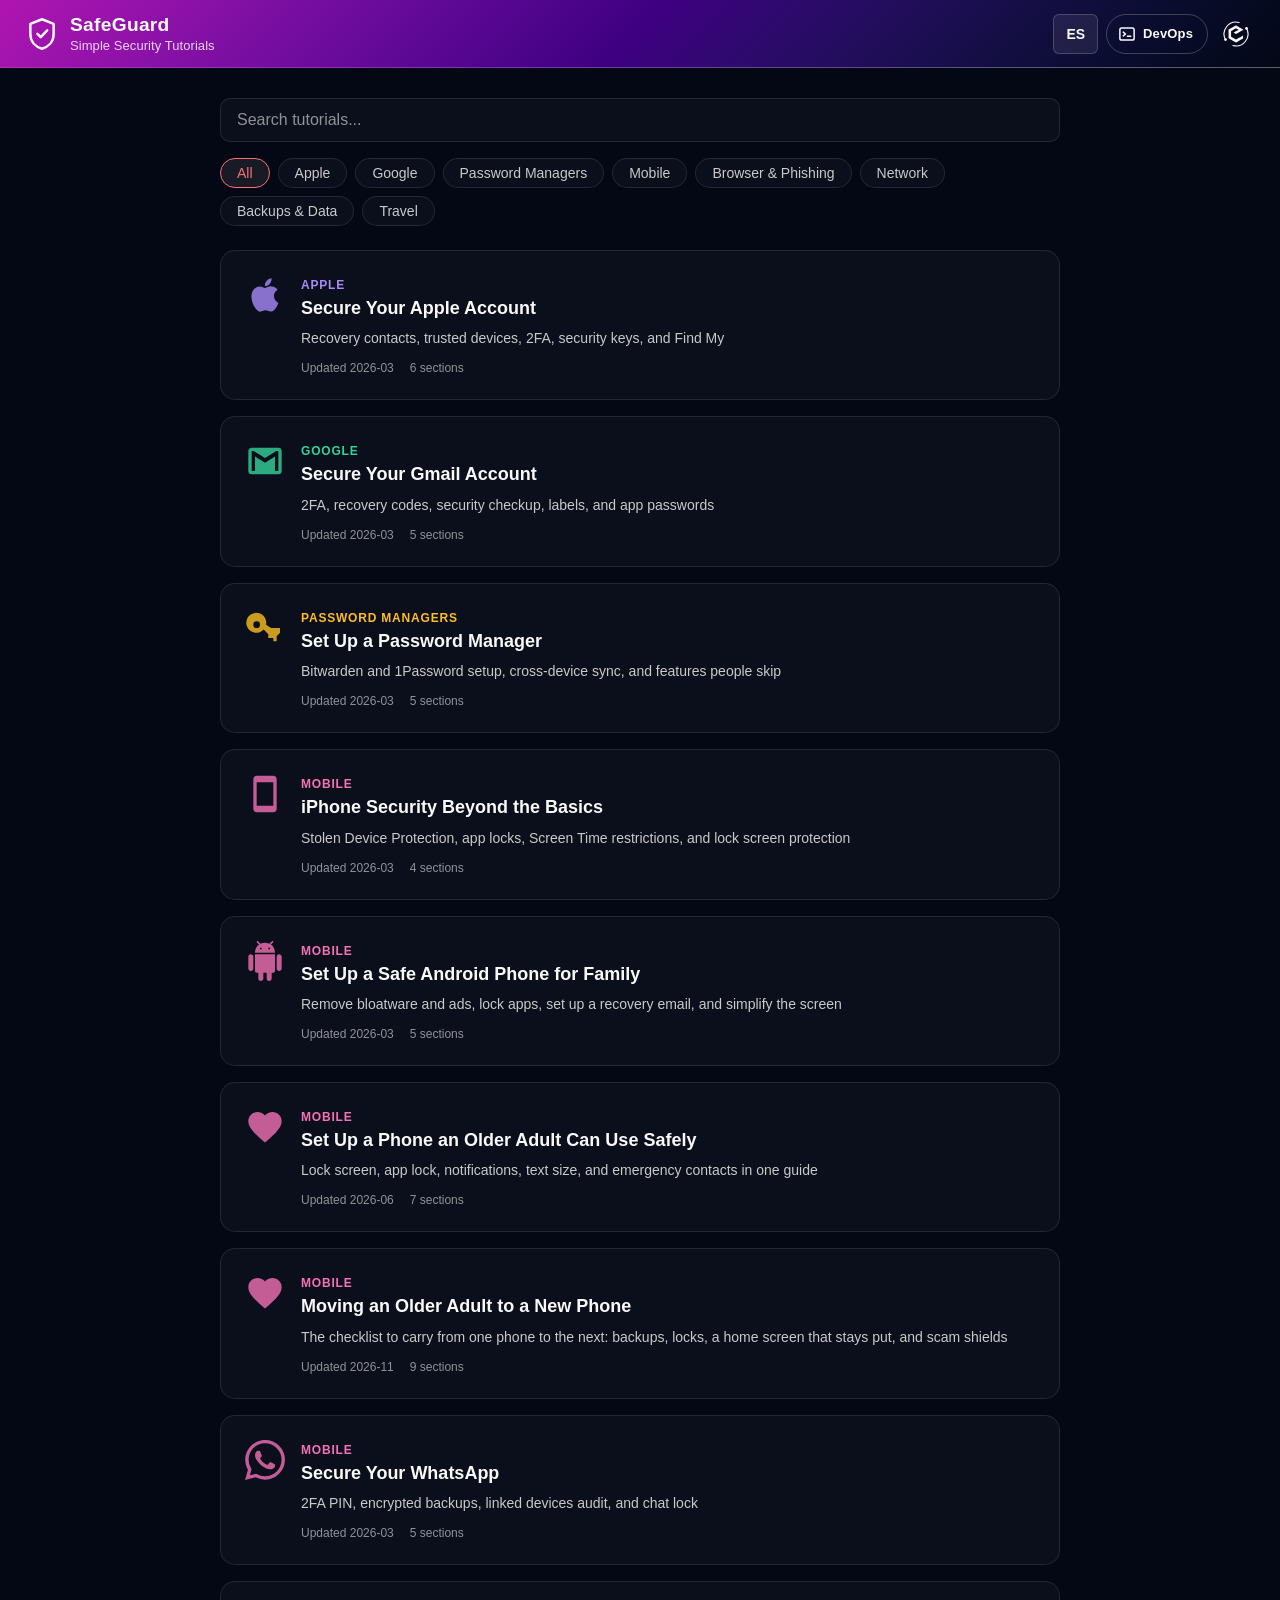
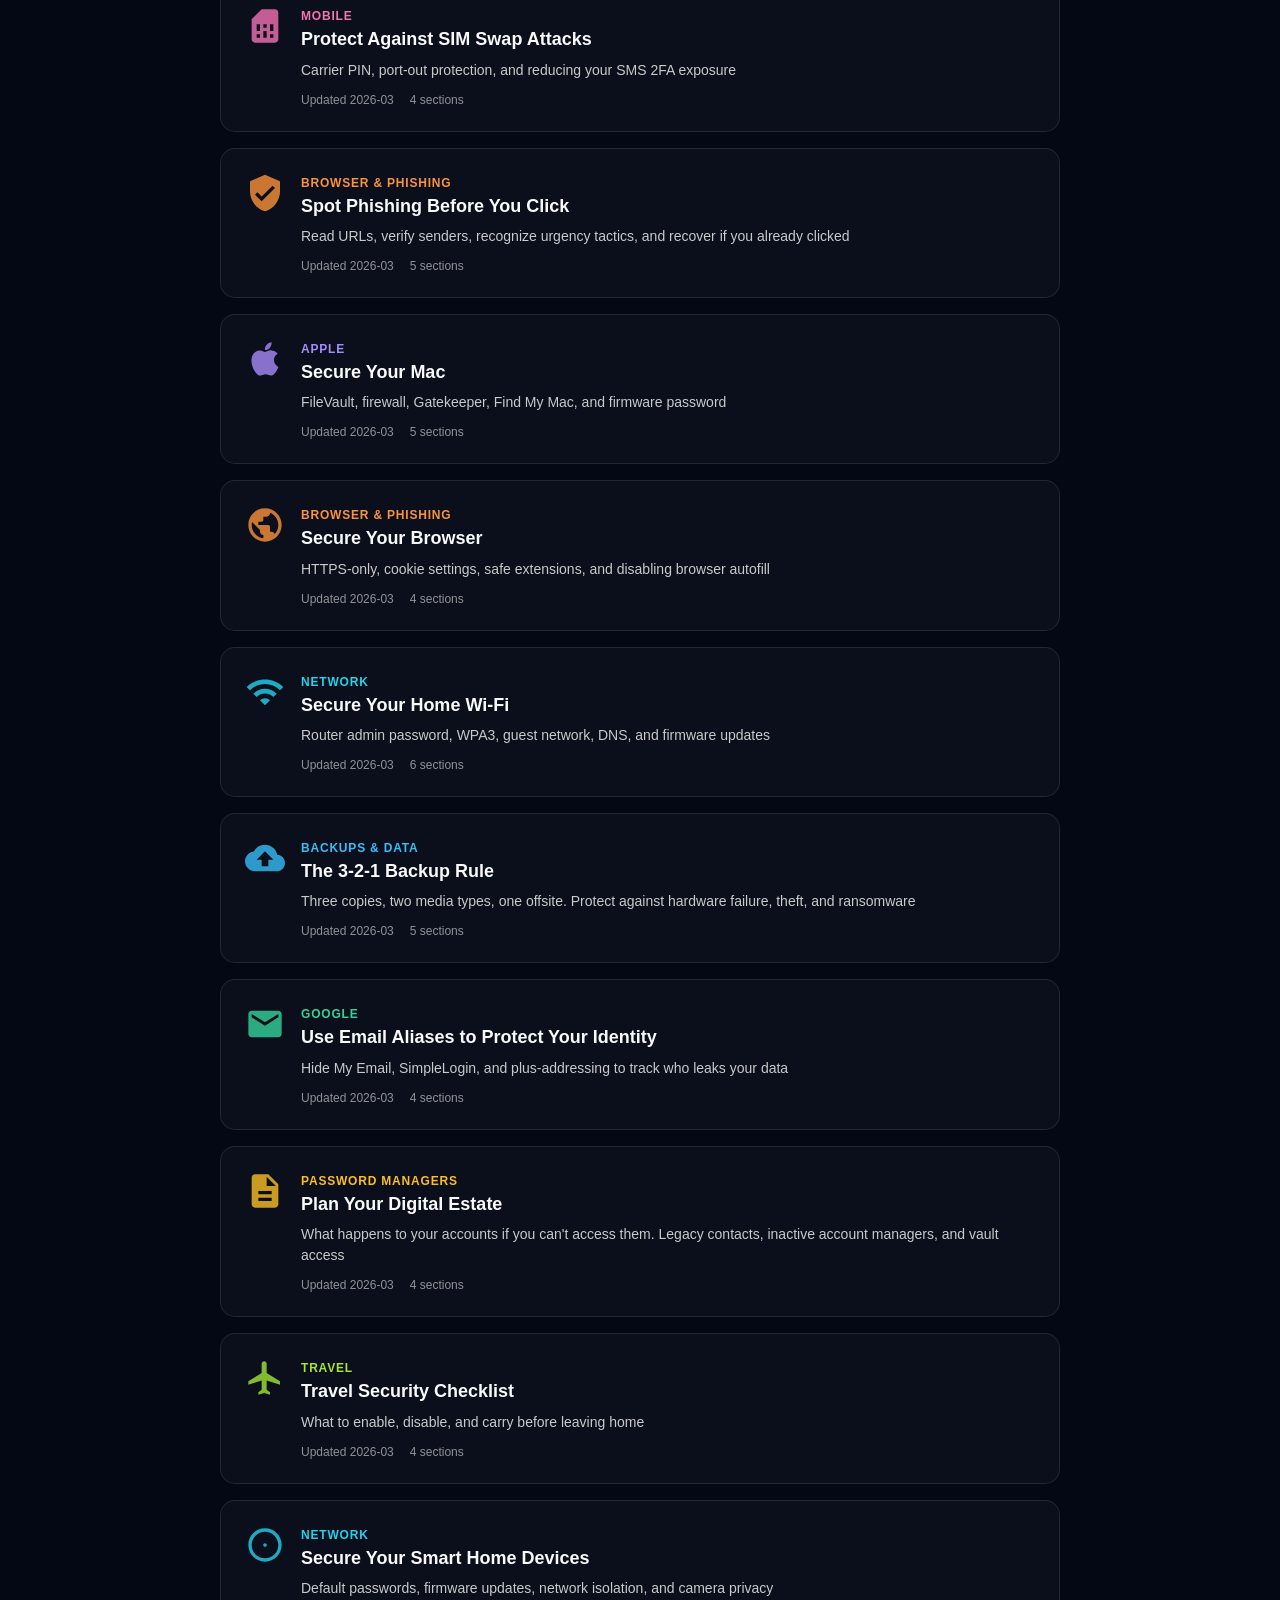
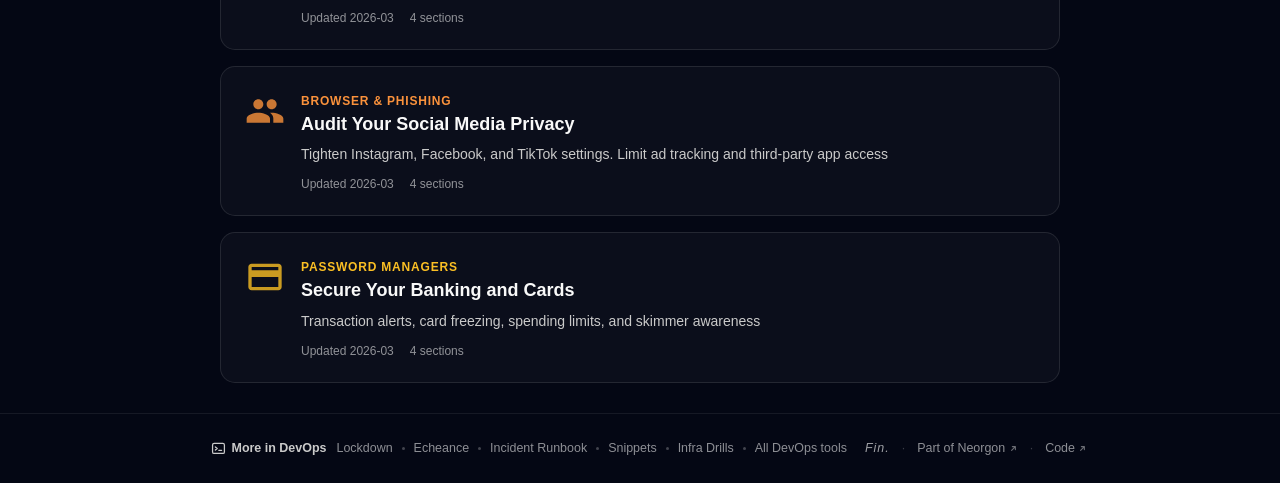
<file: index.html>
<!DOCTYPE html>
<html lang="en">
<head>
  <meta charset="UTF-8">
  <meta name="viewport" content="width=device-width, initial-scale=1.0">
  <link rel="icon" type="image/svg+xml" href="/favicon.svg">
  <link rel="icon" type="image/x-icon" href="/favicon.ico" sizes="16x16 32x32 48x48">
  <link rel="apple-touch-icon" sizes="180x180" href="/apple-touch-icon.png">
  <meta name="apple-mobile-web-app-title" content="SafeGuard">
  <link rel="manifest" href="/site.webmanifest">
  <meta name="neo-mark" content="on">
  <meta http-equiv="Content-Security-Policy" content="default-src 'self'; base-uri 'self'; form-action 'self'; script-src 'self' 'unsafe-inline' https://esm.sh cdn.jsdelivr.net cdnjs.cloudflare.com https://challenges.cloudflare.com https://gc.zgo.at https://static.cloudflareinsights.com; style-src 'self' 'unsafe-inline' https://fonts.googleapis.com https://cdn.neorgon.org; font-src 'self' https://fonts.gstatic.com; img-src 'self' data: blob: https://*.convex.cloud https://img.clerk.com https://cdn.neorgon.org https://i.ytimg.com https://yt3.ggpht.com https://neorgon.goatcounter.com; connect-src 'self' https://*.convex.cloud https://clerk.neorgon.com https://accounts.neorgon.com https://clerk-telemetry.com https://api.clerk.com https://challenges.cloudflare.com https://*.workers.dev https://neorgon.goatcounter.com https://cloudflareinsights.com; frame-src 'self' https://challenges.cloudflare.com https://clerk.neorgon.com https://accounts.neorgon.com https://www.youtube.com https://www.youtube-nocookie.com; worker-src 'self' blob:">
  <meta name="referrer" content="strict-origin-when-cross-origin">
  <title>SafeGuard | Simple Security Tutorials</title>
  <meta name="description" content="Step-by-step tutorials and straightforward solutions to secure your Apple, Google, and mobile accounts. Bilingual EN/ES">
  <meta property="og:title" content="SafeGuard: Simple Security Tutorials">
  <meta property="og:description" content="Step-by-step tutorials to secure your Apple, Google, and mobile accounts">
  <meta property="og:type" content="website">
  <meta property="og:url" content="https://safeguard.neorgon.com/">
  <meta property="og:site_name" content="SafeGuard">
  <meta name="twitter:card" content="summary_large_image">
  <meta name="twitter:title" content="SafeGuard: Simple Security Tutorials">
  <meta name="twitter:description" content="Step-by-step tutorials to secure your Apple, Google, and mobile accounts">
  <meta name="robots" content="index, follow">
  <link rel="canonical" href="https://safeguard.neorgon.com/">
  <meta property="og:locale" content="en_US">
  <meta name="theme-color" content="#040714">
  <meta property="og:image" content="https://safeguard.neorgon.com/og-preview.jpg">
  <meta property="og:image:width" content="1200">
  <meta property="og:image:height" content="630">
  <meta property="og:image:alt" content="SafeGuard, simple security tutorials">
  <meta name="twitter:image" content="https://safeguard.neorgon.com/og-preview.jpg">
  <meta name="twitter:image:alt" content="SafeGuard, simple security tutorials">
  <link rel="stylesheet" href="css/style.css">
  <!-- Neorgon Header Kit (vendored; ?header=live swaps CSS to CDN) -->
  <script>(function(){var m=location.search.match(/[?&]theme=([\w-]+)/)||document.cookie.match(/(?:^|;\s*)neo_theme=([\w-]+)/);if(m&&m[1]!=='default')document.documentElement.dataset.theme=decodeURIComponent(m[1]);})();</script>
  <link rel="stylesheet" href="css/neorgon-header.css">
  <link rel="stylesheet" href="css/neorgon-themes.css">
  <link rel="stylesheet" href="https://cdn.neorgon.org/v1.0.0/header/season.css">
  <script defer src="js/neorgon-header.js"></script>
  <meta name="neo-repo" content="energon-a-secas/safeguard-site">
  <meta name="neo-category" content="devops">
  <link rel="stylesheet" href="css/neorgon-footer.css">
  <script defer src="js/neorgon-footer.js"></script>
  <script type="application/ld+json">
  {
    "@context": "https://schema.org",
    "@type": "WebApplication",
    "name": "SafeGuard",
    "description": "Step-by-step security tutorials for Apple, Google, password managers, and mobile devices. Bilingual EN/ES",
    "url": "https://safeguard.neorgon.com/",
    "applicationCategory": "SecurityApplication",
    "operatingSystem": "Any",
    "offers": { "@type": "Offer", "price": "0", "priceCurrency": "USD" },
    "author": { "@type": "Organization", "name": "Neorgon", "url": "https://neorgon.com/" }
  }
  </script>
</head>
<body>

  <a class="skip-link" href="#main">Skip to content</a>

  <header class="header-bar" data-header-mode="content">
    <div class="header-logo">
      <a href="./" class="header-title-link">
        <img src="https://cdn.neorgon.org/v1.0.0/energon-classic-logo.png" class="header-logo-img" alt="">
        <div class="header-title-wrap">
        <h1 class="site-title" id="siteTitle">SafeGuard</h1>
        <div class="header-subtitle" id="siteSubtitle">Simple Security Tutorials</div>
      
        </div>
      </a>
    </div>

    <div class="header-right">
      <div class="header-actions">
        <button class="lang-toggle" data-keep-mobile id="langToggle" aria-label="Toggle language">ES</button>
      </div>
      <a class="header-home" href="https://neorgon.com/" title="neorgon.com" aria-label="Neorgon home">
        <svg class="nh-hub-icon" viewBox="0 0 24 24" fill="none" xmlns="http://www.w3.org/2000/svg" aria-hidden="true">
          <path d="M12 4.4 18.58 8.2 18.58 15.8 12 19.6 5.42 15.8 5.42 8.2Z" fill="currentColor" stroke="none"/>
          <g class="nh-orbit">
            <path d="M2.47 17.50 A11.0 11.0 0 0 1 14.85 1.37" fill="none" stroke="currentColor" stroke-width="1.05" stroke-linecap="round"/>
            <path d="M21.53 6.50 A11.0 11.0 0 0 1 9.15 22.63" fill="none" stroke="currentColor" stroke-width="1.05" stroke-linecap="round"/>
            <circle cx="21.71" cy="6.84" r="1.25" fill="currentColor"/>
            <circle cx="2.29" cy="17.16" r="1.25" fill="currentColor"/>
          </g>
        </svg>
      </a>
    </div>
  </header>

  <main id="main">
    <div id="liveStatus" class="visually-hidden" aria-live="polite"></div>
    <div class="container">

      <!-- List view -->
      <div id="listView">
        <div class="search-bar">
          <input type="search" id="searchInput" placeholder="Search guides..." autocomplete="off" aria-label="Search guides">
        </div>
        <div class="pills" id="categoryPills"></div>
        <div class="guide-grid" id="guideGrid"></div>
      </div>

      <!-- Detail view -->
      <div id="detailView" hidden>
        <button class="back-btn" id="backBtn">All guides</button>
        <div class="detail-layout">
          <aside class="guide-toc" id="guideToc"></aside>
          <div class="guide-body" id="guideBody"></div>
        </div>
      </div>

    </div>
  </main>

  <footer class="neo-footer" data-footer-mode="minimal">
    <!-- neo-fleet:more -->
    <nav class="neo-more" aria-label="More in DevOps" data-category="devops" data-label-en="DevOps" data-label-es="DevOps">
      <span class="neo-more__label" aria-hidden="true"><svg class="neo-more__icon" viewBox="0 0 24 24" width="16" height="16" fill="none" stroke="currentColor" stroke-width="2" stroke-linecap="round" stroke-linejoin="round" aria-hidden="true" focusable="false"><rect x="2.5" y="4" width="19" height="16" rx="2.5"/><path d="M7 9.5l3 2.5-3 2.5"/><path d="M12.5 15h4.5"/></svg><span class="neo-more__title">More in DevOps</span></span>
      <ul class="neo-more__list">
        <li><a href="https://lockdown.neorgon.com/">Lockdown</a></li>
        <li><a href="https://echeance.neorgon.com/">Echeance</a></li>
        <li><a href="https://runbook.neorgon.com/">Incident Runbook</a></li>
        <li><a href="https://snippets.neorgon.com/">Snippets</a></li>
        <li><a href="https://infradrills.neorgon.com/">Infra Drills</a></li>
        <li><a class="neo-more__all" href="https://neorgon.com/devops/">All DevOps tools</a></li>
      </ul>
    </nav>
    <!-- /neo-fleet:more -->
  </footer>

  <script type="module" src="js/app.js"></script>
</body>
</html>
</file>
<file: css/style.css>
/* ── Reset & base ──────────────────────────────────────────── */
*, *::before, *::after { margin: 0; padding: 0; box-sizing: border-box; }

html { height: 100%; }

.visually-hidden {
  position: absolute;
  width: 1px; height: 1px;
  padding: 0; margin: -1px;
  overflow: hidden; clip: rect(0, 0, 0, 0);
  white-space: nowrap; border: 0;
}

:root {
  --bg: #040714;
  --surface-1: rgba(255,255,255,.03);
  --surface-2: rgba(255,255,255,.06);
  --border-subtle: rgba(255,255,255,.07);
  --border: rgba(255,255,255,.1);
  --border-strong: rgba(255,255,255,.22);
  --text-primary: #f9f9f9;
  --text-secondary: #cacaca;
  --text-muted: rgba(255,255,255,.55);
  --accent: #f87171;
  --accent-bright: #fca5a5;
  --font: 'Avenir Next', -apple-system, BlinkMacSystemFont, 'Segoe UI', Roboto, Oxygen, Ubuntu, Cantarell, sans-serif;
  --text-xs: 0.75rem; --text-sm: 0.875rem; --text-base: 1rem;
  --text-lg: 1.125rem; --text-xl: 1.25rem; --text-2xl: 1.5rem;
  --space-1: 4px; --space-2: 8px; --space-3: 12px; --space-4: 16px;
  --space-6: 24px; --space-8: 32px;
  --radius-sm: 6px; --radius: 10px; --radius-lg: 15px;
  --ease-snap: cubic-bezier(0.34, 1.56, 0.64, 1);
  --dur-fast: 120ms; --dur: 200ms;
}

body {
  font-family: var(--font);
  background: var(--bg);
  min-height: 100%;
  color: var(--text-primary);
  display: flex; flex-direction: column;
}

main#main {
  flex: 1;
  display: flex;
  flex-direction: column;
  min-height: 0;
  width: 100%;
}

/* ── Layout ────────────────────────────────────────────────── */
.container {
  max-width: 900px;
  width: 100%;
  margin: 0 auto;
  padding: 30px;
  flex: 1;
}


/* ── Lang toggle ──────────────────────────────────────────── */
.lang-toggle {
  background: rgba(255,255,255,.08);
  border: 1px solid rgba(255,255,255,.18);
  border-radius: var(--radius-sm);
  color: var(--text-primary);
  font: inherit; font-size: var(--text-sm); font-weight: 600;
  padding: 5px 12px;
  cursor: pointer;
  transition: background var(--dur), border-color var(--dur);
}
.lang-toggle:hover { background: rgba(255,255,255,.14); border-color: rgba(255,255,255,.3); }

/* ── Search ────────────────────────────────────────────────── */
.search-bar {
  margin-bottom: var(--space-4);
}
.search-bar input {
  width: 100%;
  background: var(--surface-1);
  border: 1px solid var(--border);
  border-radius: var(--radius);
  padding: 12px 16px;
  font: inherit; font-size: var(--text-base);
  color: var(--text-primary);
  outline: none;
  transition: border-color var(--dur);
}
.search-bar input::placeholder { color: var(--text-muted); }
.search-bar input:focus { border-color: var(--accent); }

/* ── Category pills ───────────────────────────────────────── */
.pills {
  display: flex; flex-wrap: wrap; gap: var(--space-2);
  margin-bottom: var(--space-6);
}
.pill {
  background: var(--surface-1);
  border: 1px solid var(--border);
  border-radius: 20px;
  padding: 6px 16px;
  font: inherit; font-size: var(--text-sm); font-weight: 500;
  color: var(--text-secondary);
  cursor: pointer;
  transition: background var(--dur), border-color var(--dur), color var(--dur);
}
.pill:hover { background: var(--surface-2); color: var(--text-primary); }
.pill.active {
  background: rgba(255,255,255,.08);
  border-color: var(--pill-color, var(--accent));
  color: var(--pill-color, var(--accent));
}

/* ── Guide cards ──────────────────────────────────────────── */
.guide-grid {
  display: grid;
  gap: var(--space-4);
}

/* The category reads from the icon and the label; on hover the whole border
   takes its hue, instead of a stripe down one edge at rest. */
.guide-card {
  background: var(--surface-1);
  border: 1px solid var(--border);
  border-radius: var(--radius-lg);
  padding: var(--space-6);
  display: flex; gap: var(--space-4); align-items: flex-start;
  cursor: pointer;
  transition: transform var(--dur), box-shadow var(--dur), background var(--dur), border-color var(--dur);
  animation: fadeIn 0.3s ease-out both;
  color: inherit;
  text-decoration: none;
}
.guide-card:hover {
  transform: translateY(-3px);
  box-shadow: 0 8px 24px rgba(0,0,0,.3);
  background: var(--surface-2);
  border-color: color-mix(in srgb, var(--card-accent, var(--accent)) 55%, var(--border));
}

.guide-card-icon {
  flex-shrink: 0;
  width: 40px; height: 40px;
  color: var(--card-accent, var(--accent));
  opacity: .8;
}
.guide-card-icon svg { width: 100%; height: 100%; }

.guide-card-body { flex: 1; min-width: 0; }

.guide-card-cat {
  font-size: var(--text-xs);
  font-weight: 600;
  text-transform: uppercase;
  letter-spacing: .8px;
}

.guide-card-title {
  font-size: var(--text-lg);
  font-weight: 600;
  margin: var(--space-1) 0 var(--space-2);
  line-height: 1.3;
}

.guide-card-sub {
  font-size: var(--text-sm);
  color: var(--text-secondary);
  line-height: 1.5;
  margin-bottom: var(--space-3);
}

.guide-card-meta {
  display: flex; gap: var(--space-4);
  font-size: var(--text-xs);
  color: var(--text-muted);
}

.no-results {
  text-align: center;
  color: var(--text-muted);
  padding: 60px 0;
  font-size: var(--text-lg);
}

/* ── Detail view ──────────────────────────────────────────── */
.detail-layout {
  display: grid;
  grid-template-columns: 200px 1fr;
  gap: var(--space-8);
  align-items: start;
}

.back-btn {
  display: inline-flex; align-items: center; gap: var(--space-2);
  background: none; border: none; color: var(--accent-bright);
  font: inherit; font-size: var(--text-sm); font-weight: 500;
  cursor: pointer; padding: var(--space-2) 0;
  margin-bottom: var(--space-4);
  transition: color var(--dur);
}
.back-btn:hover { color: var(--text-primary); }
.back-btn svg { flex-shrink: 0; }

/* ── TOC sidebar ──────────────────────────────────────────── */
.guide-toc {
  position: sticky; top: 88px;
  background: var(--surface-1);
  border: 1px solid var(--border);
  border-radius: var(--radius);
  padding: var(--space-4);
}
.guide-toc h2 {
  font-size: var(--text-xs);
  text-transform: uppercase;
  letter-spacing: .8px;
  color: var(--text-muted);
  margin-bottom: var(--space-3);
}
.guide-toc ul { list-style: none; }
.guide-toc li { margin-bottom: var(--space-2); }
.guide-toc a {
  font-size: var(--text-sm);
  color: var(--text-secondary);
  text-decoration: none;
  transition: color var(--dur);
  line-height: 1.4;
  display: block;
}
.guide-toc a:hover { color: var(--accent-bright); }

/* ── Guide body ───────────────────────────────────────────── */
.guide-header {
  display: flex; gap: var(--space-4); align-items: flex-start;
  margin-bottom: var(--space-8);
  padding-bottom: var(--space-6);
  border-bottom: 1px solid var(--border);
}
.guide-header-icon {
  flex-shrink: 0; width: 48px; height: 48px;
  color: var(--card-accent, var(--accent));
  opacity: .8;
}
.guide-header-icon svg { width: 100%; height: 100%; }

.guide-cat-label {
  font-size: var(--text-xs);
  font-weight: 600;
  text-transform: uppercase;
  letter-spacing: .8px;
}
.guide-header h2 {
  font-size: var(--text-2xl);
  font-weight: 700;
  margin: var(--space-1) 0 var(--space-2);
}
.guide-subtitle {
  font-size: var(--text-sm);
  color: var(--text-secondary);
  line-height: 1.5;
}
.guide-updated {
  font-size: var(--text-xs);
  color: var(--text-muted);
  margin-top: var(--space-2);
  display: inline-block;
}

.guide-section {
  margin-bottom: var(--space-8);
  scroll-margin-top: 88px;
}
.guide-section h3 {
  font-size: var(--text-xl);
  font-weight: 600;
  margin-bottom: var(--space-4);
  padding-bottom: var(--space-2);
  border-bottom: 1px solid var(--border-subtle);
}
.guide-section p {
  color: var(--text-secondary);
  line-height: 1.7;
  margin-bottom: var(--space-3);
}
.guide-section a {
  color: var(--accent-bright);
  text-decoration: none;
  border-bottom: 1px solid rgba(0,99,229,.3);
  transition: border-color var(--dur);
}
.guide-section a:hover { border-color: var(--accent-bright); }

/* ── Steps block ──────────────────────────────────────────── */
.steps-block {
  background: var(--surface-1);
  border: 1px solid var(--border);
  border-radius: var(--radius);
  padding: var(--space-4) var(--space-6);
  margin: var(--space-4) 0;
}
.steps-label {
  font-size: var(--text-xs);
  font-weight: 600;
  text-transform: uppercase;
  letter-spacing: .8px;
  color: var(--accent-bright);
  display: block;
  margin-bottom: var(--space-3);
}
.steps-block ol {
  padding-left: 20px;
  color: var(--text-secondary);
  line-height: 1.8;
}
.steps-block li {
  margin-bottom: var(--space-2);
}
.steps-block li::marker {
  color: var(--accent);
  font-weight: 600;
}

/* ── Callouts ─────────────────────────────────────────────── */
.callout {
  border-radius: var(--radius);
  padding: var(--space-4) var(--space-6);
  margin: var(--space-4) 0;
}
.callout-label {
  font-size: var(--text-xs);
  font-weight: 700;
  text-transform: uppercase;
  letter-spacing: .8px;
  display: block;
  margin-bottom: var(--space-2);
}
.callout p { margin: 0; }

.callout-tip {
  background: rgba(52,211,153,.06);
  border: 1px solid rgba(52,211,153,.2);
}
.callout-tip .callout-label { color: #34d399; }
.callout-tip p { color: rgba(52,211,153,.85); }

.callout-warning {
  background: rgba(251,191,36,.06);
  border: 1px solid rgba(251,191,36,.2);
}
.callout-warning .callout-label { color: #fbbf24; }
.callout-warning p { color: rgba(251,191,36,.85); }

/* ── Entrance animation ───────────────────────────────────── */
@keyframes fadeIn {
  from { opacity: 0; transform: translateY(8px); }
  to   { opacity: 1; transform: translateY(0); }
}

/* ── Toast ─────────────────────────────────────────────────── */
.toast {
  position: fixed; bottom: 24px; right: 24px; z-index: 999;
  background: #1a1730; border: 1px solid rgba(255,255,255,0.15);
  border-radius: 8px; padding: 10px 16px;
  font-size: 0.84rem; color: var(--text-primary);
  box-shadow: 0 4px 20px rgba(0,0,0,0.55);
  pointer-events: none;
  transform: translateY(8px); opacity: 0;
  transition: opacity 0.18s, transform 0.18s;
}
.toast.visible { opacity: 1; transform: translateY(0); }

/* ── Focus styles ──────────────────────────────────────────── */
:focus-visible {
  outline: 2px solid var(--accent-bright);
  outline-offset: 2px;
}

/* ── Skip link ─────────────────────────────────────────────── */
.skip-link {
  position: absolute; top: -100%; left: var(--space-4); z-index: 1000;
  padding: var(--space-2) var(--space-4);
  background: var(--accent-bright); color: #000;
  font-weight: 600; font-size: var(--text-sm);
  border-radius: 0 0 var(--radius-sm) var(--radius-sm);
  text-decoration: none; transition: top var(--dur);
}
.skip-link:focus { top: 0; }

/* ── Button press feedback ────────────────────────────────── */
button:active { transform: scale(0.97); transition-duration: var(--dur-fast); }

/* ── Reduced motion ───────────────────────────────────────── */
@media (prefers-reduced-motion: reduce) {
  *, *::before, *::after {
    animation-duration: 0.01ms !important;
    transition: none !important;
  }
}

/* ── Responsive ───────────────────────────────────────────── */
@media (max-width: 768px) {
  .detail-layout {
    grid-template-columns: 1fr;
  }
  .guide-toc {
    position: static;
    margin-bottom: var(--space-4);
  }
}

@media (max-width: 600px) {
  .container { padding: var(--space-4); }
  .guide-card { flex-direction: column; gap: var(--space-2); padding: var(--space-4); }
  .guide-card-icon { width: 32px; height: 32px; }
  .guide-header { flex-direction: column; gap: var(--space-2); }
  .guide-header-icon { width: 36px; height: 36px; }
}
</file>
<file: css/neorgon-header.css>
/* ══════════════════════════════════════════════════════════════
   Neorgon Header Kit: header.css
   Canonical source: packages/neorgon-ui/header/
   Vendored per site as css/neorgon-header.css; do not edit copies.
   Live CDN: https://cdn.neorgon.org/v1.0.0/header/header.css
   ══════════════════════════════════════════════════════════════ */

:root {
  /* Geometry */
  --header-h: 68px;
  --header-h-app: 56px;
  --header-control-h: 40px; /* every header control (buttons, ⋯, palette, home) shares this height */
  /* Logo height. A token, not a literal, so a site can make the mark carry more
     weight without forking the kit. Default 36px = the historical value, so
     nothing changes for a site that never sets it. The bar is 68px with no
     vertical padding, so ~52px is the practical ceiling before the mark starts
     to look wedged against the edges. */
  --header-logo-h: 36px;
  --header-logo-h-mobile: 28px;

  /* Palette: themes override these (see themes.css) */
  --header-bg-start: #B015B0;
  --header-bg-mid: #3D0080;
  --header-bg-end: #040714;
  /* Kept here for anything that references the composed gradient, but the
     authoritative copy is re-declared on .header-bar below; see the note
     there before changing either. */
  --header-bg: linear-gradient(in oklch 135deg, var(--header-bg-start) 0%, var(--header-bg-mid) 50%, var(--header-bg-end) 100%);
  --header-glass: rgba(0, 9, 18, .35);
  --header-text: #f9f9f9;
  --header-text-dim: rgba(255, 255, 255, .72);
  --header-border: rgba(255, 255, 255, .07);
  --header-border-strong: rgba(255, 255, 255, .22);
  --header-accent: #e879f9;
  --header-menu-bg: #10142a;
  --header-menu-hover: rgba(255, 255, 255, .08);

  /* Focus ring: near-white with a whisper of the brand hue so it never
     reads as a stray browser default. 5.77:1 (bright end) to 17.98:1
     (dark end) against the bar, 16.54:1 on the menu. Themes may override. */
  --header-focus: oklch(0.97 0.02 320);
  --header-focus-w: 2px;

  /* Icon sizing. Two tokens: a filled glyph reads heavier than a stroked
     one in the same box, so the solid home icon is set smaller to match
     optically. */
  --header-icon: 22px;        /* stroked glyphs (palette) */
  --header-icon-solid: 20px;  /* filled glyphs (home) */

  /* ease-out-quart: fast start, long settle, no overshoot. */
  --header-ease: cubic-bezier(.22, 1, .36, 1);
  --header-ease-in: cubic-bezier(.55, 0, 1, .45);
}

/* Colour judgements about the DEFAULT gradient specifically. Scoped to
   html:not([data-theme]) because themes.css sets these per theme at the
   same specificity as :root, so a :root override here would silently
   overwrite all five palettes. Every consumer below pairs them with a
   var() fallback to the theme's own token. */
html:not([data-theme]) {
  /* --header-border-strong (.22) measures 1.91-1.95:1 on the bar, below
     the 3:1 WCAG 1.4.11 needs for a control boundary. .42 gives 3.73-4.02:1. */
  --header-control-border: rgba(255, 255, 255, .42);

  /* --header-bg-end (#040714) is identical to the standard page
     background, so a flat hairline measures 1.14:1 on the right half.
     The bar's luminance swings 43x left-to-right, so the edge ramps too. */
  --header-edge-from: rgba(255, 255, 255, .10);
  --header-edge-to: rgba(255, 255, 255, .34);

  /* .72 measures 4.14:1 at the start of the subtitle span, below AA.
     Split from the icon colour, which only needs 3:1 as non-text. */
  --header-text-dim: rgba(255, 255, 255, .82);
  --header-icon-color: rgba(255, 255, 255, .78);
}

/* ── The sticky offset ───────────────────────────────────────────
   --neo-sticky-top is how much of the viewport's top the header covers
   right now. header.js keeps it exact (it measures the bar, and drops to 0
   while auto-hide or the Keys Kit's H toggle has the bar away); these rules
   are the value before it runs, and with JS off. Rails, scope strips and
   scroll-margin-top read it instead of hardcoding 56px or 68px:

     .rail { position: sticky; top: var(--neo-sticky-top, 0px); }
     h2[id] { scroll-margin-top: calc(var(--neo-sticky-top, 0px) + 12px); }

   The kit sets no scroll-padding of its own: many sites already offset
   their anchors with scroll-margin-top, and the two add up. */
:root { --neo-sticky-top: 0px; }
:root:has(.header-bar) { --neo-sticky-top: var(--header-h); }
:root:has(.header-bar[data-header-mode="app"]) { --neo-sticky-top: var(--header-h-app); }
:root[data-chrome="off"]:has(.header-bar) { --neo-sticky-top: 0px; }

/* ══════════════════════════════════════════════════════════════
   SKINS: site-level identity, opt-in per site
   ────────────────────────────────────────────────────────────
   A skin replaces the default magenta gradient for ONE site whose
   own palette clashes with it. Set it in the site's markup:

     <header class="header-bar" data-header-mode="content"
             data-header-skin="brass">

   This is NOT the theme system. Precedence, by design:

     visitor choice (?theme= / cookie)  >  season (CDN)  >  skin  >  kit default

   A site that should sit out every season keeps its skin with
   `<html lang="en" data-season="off">` (see season.css). That declines
   the fleet's decoration only; a visitor's ?theme= still wins.

   Named skins below are the reusable ones. For a one-off palette no
   other site would share, use `data-header-skin="custom"` and declare
   the tokens in the site's own CSS; contract at the end of this block.

   Two cascade facts make that ordering work, and both are easy to
   get wrong:

   1. A declaration ON .header-bar beats a value INHERITED from
      <html>, whatever the specificity. Visitor themes declare on
      <html>, so every skin is scoped `html:not([data-theme])`:
      the moment a visitor picks a theme, all skins stop matching.
   2. Season rules in season.css carry a matching
      `[data-header-skin]` selector one step more specific than the
      skin rules below, so an armed season still flips skinned
      sites. Do not raise the specificity here without raising it
      there too, or skinned sites will silently sit out the season.

   3. The Footer Kit's pieces (.neo-footer, and .neo-top and .neo-modal,
      which it appends to <body>) and the Beacon link sit outside
      .header-bar, so a skin declared only on the bar never reaches
      their focus rings and borders (queue #156). Every skin rule
      therefore names them too, behind `:has()` on <html>. That item is
      wrapped in `:is()` because :is() forgives a selector it cannot
      parse: a browser without :has() drops that one item, not the
      whole rule and with it the header's own skin. `:where()` inside
      :has() keeps it at (0,2,1), under an armed season's (0,3,2)
      pieces rule in season.css. The footer and beacon resolve the
      tokens on those pieces; see "Header-derived tokens" in footer.css.

   Each skin also sets --header-focus, a near-white in its own hue, so
   the header's focus rings and the Beacon's stop being the default's
   pink on a skinned site.

   Each skin re-tunes the edge ramp and control border for its own
   surface; those defaults are calibrated to the magenta gradient
   and are wrong on a black bar.
   ══════════════════════════════════════════════════════════════ */

/* ink: near-black neutral. The default choice for a site whose
   palette the magenta gradient fights. */
html:not([data-theme]) .header-bar[data-header-skin="ink"],
:is(html:not([data-theme]):has(:where(.header-bar[data-header-skin="ink"])) :is(.neo-footer, .neo-top, .neo-modal, .neo-beacon-link)) {
  --header-focus: oklch(0.97 0.01 255);
  --header-bg-start: #14161c;
  --header-bg-mid: #0b0d12;
  --header-bg-end: #050609;
  --header-glass: rgba(10, 12, 16, .55);
  --header-accent: #cbd5e1;
  --header-text: #f4f4f5;
  --header-text-dim: rgba(255, 255, 255, .78);
  --header-icon-color: rgba(255, 255, 255, .74);
  --header-border: rgba(255, 255, 255, .09);
  --header-border-strong: rgba(255, 255, 255, .24);
  --header-control-border: rgba(255, 255, 255, .44);
  --header-menu-bg: #14161c;
  --header-menu-hover: rgba(255, 255, 255, .09);
  /* A near-black bar sits close to the page in luminance at BOTH ends,
     so the edge has to be brighter than the gradient's ramp. */
  --header-edge-from: rgba(255, 255, 255, .26);
  --header-edge-to: rgba(255, 255, 255, .26);
}

/* carbon: flat true black, no gradient. The most restrained option;
   the hairline does all the separating. */
html:not([data-theme]) .header-bar[data-header-skin="carbon"],
:is(html:not([data-theme]):has(:where(.header-bar[data-header-skin="carbon"])) :is(.neo-footer, .neo-top, .neo-modal, .neo-beacon-link)) {
  --header-focus: oklch(0.97 0 0);
  --header-bg-start: #08080a;
  --header-bg-mid: #08080a;
  --header-bg-end: #08080a;
  --header-glass: rgba(0, 0, 0, .6);
  --header-accent: #e5e5e5;
  --header-text: #fafafa;
  --header-text-dim: rgba(255, 255, 255, .76);
  --header-icon-color: rgba(255, 255, 255, .72);
  --header-border: rgba(255, 255, 255, .12);
  --header-border-strong: rgba(255, 255, 255, .26);
  --header-control-border: rgba(255, 255, 255, .46);
  --header-menu-bg: #101012;
  --header-menu-hover: rgba(255, 255, 255, .1);
  --header-edge-from: rgba(255, 255, 255, .3);
  --header-edge-to: rgba(255, 255, 255, .3);
}

/* brass: warm dark, tuned to incident-runbook's #b8935f / #d8b280
   accents and its #040714 page background. */
html:not([data-theme]) .header-bar[data-header-skin="brass"],
:is(html:not([data-theme]):has(:where(.header-bar[data-header-skin="brass"])) :is(.neo-footer, .neo-top, .neo-modal, .neo-beacon-link)) {
  --header-focus: oklch(0.97 0.02 75);
  --header-bg-start: #2a2114;
  --header-bg-mid: #16120c;
  --header-bg-end: #040714;
  --header-glass: rgba(22, 18, 12, .5);
  --header-accent: #d8b280;
  --header-text: #f7f3ea;
  --header-text-dim: rgba(247, 243, 234, .8);
  --header-icon-color: rgba(216, 178, 128, .86);
  --header-border: rgba(216, 178, 128, .2);
  --header-border-strong: rgba(216, 178, 128, .38);
  --header-control-border: rgba(216, 178, 128, .55);
  --header-menu-bg: #17130d;
  --header-menu-hover: rgba(216, 178, 128, .14);
  --header-edge-from: rgba(216, 178, 128, .22);
  --header-edge-to: rgba(216, 178, 128, .34);
}

/* slate: cool blue-grey. Neutral without going fully black. */
html:not([data-theme]) .header-bar[data-header-skin="slate"],
:is(html:not([data-theme]):has(:where(.header-bar[data-header-skin="slate"])) :is(.neo-footer, .neo-top, .neo-modal, .neo-beacon-link)) {
  --header-focus: oklch(0.97 0.02 230);
  --header-bg-start: #33415a;
  --header-bg-mid: #1e293b;
  --header-bg-end: #0b1120;
  --header-glass: rgba(15, 23, 42, .5);
  --header-accent: #7dd3fc;
  --header-text: #f1f5f9;
  --header-text-dim: rgba(241, 245, 249, .8);
  --header-icon-color: rgba(226, 232, 240, .78);
  --header-border: rgba(148, 163, 184, .2);
  --header-border-strong: rgba(148, 163, 184, .36);
  --header-control-border: rgba(203, 213, 225, .5);
  --header-menu-bg: #16202f;
  --header-menu-hover: rgba(148, 163, 184, .16);
  --header-edge-from: rgba(148, 163, 184, .18);
  --header-edge-to: rgba(148, 163, 184, .34);
}

/* aurora: deep teal into cyan. For data/monitoring surfaces. */
html:not([data-theme]) .header-bar[data-header-skin="aurora"],
:is(html:not([data-theme]):has(:where(.header-bar[data-header-skin="aurora"])) :is(.neo-footer, .neo-top, .neo-modal, .neo-beacon-link)) {
  --header-focus: oklch(0.97 0.02 205);
  --header-bg-start: #0e7490;
  --header-bg-mid: #0a3d4d;
  --header-bg-end: #040714;
  --header-glass: rgba(8, 51, 68, .5);
  --header-accent: #67e8f9;
  --header-text: #ecfeff;
  --header-text-dim: rgba(236, 254, 255, .82);
  --header-icon-color: rgba(165, 243, 252, .82);
  --header-border: rgba(103, 232, 249, .2);
  --header-border-strong: rgba(103, 232, 249, .36);
  --header-control-border: rgba(165, 243, 252, .5);
  --header-menu-bg: #07222c;
  --header-menu-hover: rgba(103, 232, 249, .14);
  --header-edge-from: rgba(103, 232, 249, .2);
  --header-edge-to: rgba(103, 232, 249, .32);
}

/* ember: warm amber into rust. For alert/ops surfaces that want
   warmth without reading as the danger theme. */
html:not([data-theme]) .header-bar[data-header-skin="ember"],
:is(html:not([data-theme]):has(:where(.header-bar[data-header-skin="ember"])) :is(.neo-footer, .neo-top, .neo-modal, .neo-beacon-link)) {
  --header-focus: oklch(0.97 0.02 85);
  --header-bg-start: #9a3412;
  --header-bg-mid: #4a1608;
  --header-bg-end: #040714;
  --header-glass: rgba(74, 22, 8, .5);
  --header-accent: #fbbf24;
  --header-text: #fff7ed;
  --header-text-dim: rgba(255, 247, 237, .82);
  --header-icon-color: rgba(253, 230, 138, .84);
  --header-border: rgba(251, 191, 36, .2);
  --header-border-strong: rgba(251, 191, 36, .36);
  --header-control-border: rgba(253, 230, 138, .5);
  --header-menu-bg: #23120a;
  --header-menu-hover: rgba(251, 191, 36, .14);
  --header-edge-from: rgba(251, 191, 36, .2);
  --header-edge-to: rgba(251, 191, 36, .32);
}

/* jade: clinical emerald. Tuned to headpain-site's #059669 / #10b981
   accents on its #040714 page. For calm medical/health surfaces where
   both the magenta default and ember's warning-warmth read wrong. */
html:not([data-theme]) .header-bar[data-header-skin="jade"],
:is(html:not([data-theme]):has(:where(.header-bar[data-header-skin="jade"])) :is(.neo-footer, .neo-top, .neo-modal, .neo-beacon-link)) {
  --header-focus: oklch(0.97 0.02 165);
  --header-bg-start: #065f46;
  --header-bg-mid: #043b2c;
  --header-bg-end: #040714;
  --header-glass: rgba(4, 59, 44, .5);
  --header-accent: #6ee7b7;
  --header-text: #ecfdf5;
  --header-text-dim: rgba(236, 253, 245, .82);
  --header-icon-color: rgba(167, 243, 208, .84);
  --header-border: rgba(110, 231, 183, .2);
  --header-border-strong: rgba(110, 231, 183, .36);
  --header-control-border: rgba(167, 243, 208, .5);
  --header-menu-bg: #08251c;
  --header-menu-hover: rgba(110, 231, 183, .14);
  --header-edge-from: rgba(110, 231, 183, .2);
  --header-edge-to: rgba(110, 231, 183, .32);
}

/* The named skins compose their gradient in oklab, not oklch.
   oklch carries a hue, and a stop with almost no chroma has a hue that is
   "powerless": the browser borrows the neighbouring stop's hue instead,
   from each side. brass's near-neutral mid (#16120c) took the brown hue on
   its left and the navy hue on its right, so the bar changed colour in one
   step along the 50% line: the brown-to-navy diagonal near x=700 on
   Releve's and apps-site's headers. Measured on a 1440px bar: the largest
   one-step change in OKLab a/b was 24.4 (x1000) in oklch and 1.8 in oklab;
   every other skin measures 0.7 to 3.2 either way, and oklab lowers it for
   aurora, ember and jade too. These skins are dark, low-chroma ramps with
   no hue sweep to keep. The default gradient and the visitor themes stay
   in oklch, where the sweep is the design.
   Scope: (0,3,1), the skins' own weight. An armed season's skinned rule
   re-asserts its oklch gradient at (0,4,2), so seasons look the same on a
   skinned site as anywhere else. `custom` is left alone: the site chose
   those stops under oklch. */
html:not([data-theme]) .header-bar:is([data-header-skin="ink"], [data-header-skin="carbon"],
  [data-header-skin="brass"], [data-header-skin="slate"], [data-header-skin="aurora"],
  [data-header-skin="ember"], [data-header-skin="jade"]) {
  --header-bg: linear-gradient(in oklab 135deg, var(--header-bg-start) 0%, var(--header-bg-mid) 50%, var(--header-bg-end) 100%);
}

/* ── custom: a site-authored skin ────────────────────────────────
   For a one-off palette that no named skin fits and that no other
   site would reuse. The kit deliberately ships NO tokens for this
   value: the site supplies them, and the kit stays out of the way.

     <header class="header-bar" data-header-skin="custom">

   In the site's own css/style.css, copy this selector EXACTLY: the
   scoping and the specificity are the whole contract:

     html:not([data-theme]) .header-bar[data-header-skin="custom"],
     html:not([data-theme]) :is(.neo-footer, .neo-top, .neo-modal, .neo-beacon-link) {
       --header-focus: …;
       --header-bg-start: …;  --header-bg-mid: …;  --header-bg-end: …;
       --header-accent: …;    --header-text: …;    --header-text-dim: …;
       --header-icon-color: …; --header-border: …; --header-border-strong: …;
       --header-control-border: …; --header-menu-bg: …; --header-menu-hover: …;
       --header-edge-from: …; --header-edge-to: …;
     }

   Why that exact selector, and nothing shorter:
     · `html:not([data-theme])` makes the skin collapse the instant a
       visitor picks a theme. Drop it and the site ignores ?theme=.
     · `[data-header-skin="custom"]` puts it at (0,3,1), above the
       kit default, below an armed season's (0,4,2) skin variant. A
       bare `.header-bar { --header-bg-start: … }` is only (0,1,0)
       and the kit's own defaults would beat it.
     · The second line hands the same tokens to the Footer Kit's
       pieces and the Beacon link, which sit outside the bar. Without
       it the footer's focus rings stay the kit's magenta (queue #156).
       It is (0,2,1), below an armed season's (0,3,2) pieces rule, so
       a season still re-skins the footer. A site that only skins a
       page with no footer can leave it out.
   Set only the three gradient stops if that is all that clashes; the
   bar re-composes --header-bg from them (see .header-bar below).
   Only the three stops + accent are usually enough, but re-tune the
   edge ramp too if the bar is much darker or lighter than the default
   magenta, which those values are calibrated against. */

/* ── Bar ─────────────────────────────────────────────────────── */
.header-bar {
  position: sticky;
  top: 0;
  z-index: var(--z-sticky-header, 200);
  display: flex;
  align-items: center;
  gap: var(--space-3, 12px);
  height: var(--header-h);
  padding: 0 var(--space-6, 24px);
  /* Re-composed HERE, not only at :root. A custom property's var()
     references resolve on the element where that property is declared, so a
     --header-bg built at :root bakes in :root's start/mid/end and ignores any
     override made further down the tree. Declaring it on .header-bar means
     skins (and any site override on the bar) only need to set the three
     stops. Themes still work: they set the stops on <html>, which inherits
     down to here before this resolves. */
  --header-bg: linear-gradient(in oklch 135deg, var(--header-bg-start) 0%, var(--header-bg-mid) 50%, var(--header-bg-end) 100%);
  background: var(--header-bg);
  border-bottom: 1px solid var(--header-border);
  color: var(--header-text);
  --header-h-cur: var(--header-h);
}

/* Bottom edge as a ramp, not a flat hairline (see --header-edge-*).
   Degrades to the theme's flat --header-border where unsupported or
   where a theme defines no ramp of its own. */
html:not([data-theme]) .header-bar {
  border-image: linear-gradient(
    to right,
    var(--header-edge-from, rgba(255, 255, 255, .10)),
    var(--header-edge-to, rgba(255, 255, 255, .34))
  ) 1;
}
/* Hub is a floating glass plate, not a band welded to the page; the
   ramp would read as a seam. */
html:not([data-theme]) .header-bar[data-header-mode="hub"] {
  border-image: none;
  border-bottom-color: var(--header-border);
}

/* Mode: hub, transparent cozy glass, no gradient */
.header-bar[data-header-mode="hub"] {
  background: var(--header-glass);
  backdrop-filter: blur(12px);
  -webkit-backdrop-filter: blur(12px);
}

/* Mode: app, slim, auto-hides on scroll down (JS toggles .header-hidden) */
.header-bar[data-header-mode="app"] {
  height: var(--header-h-app);
  --header-h-cur: var(--header-h-app);
}

/* Auto-hide. `app` mode has it by definition; every other mode opts in with
   data-header-autohide="on" and keeps its own height and background. */
.header-bar[data-header-mode="app"],
.header-bar[data-header-autohide="on"] {
  transition: transform .26s var(--header-ease, ease);
}
/* Leaving accelerates away; returning decelerates in. Same budget. */
.header-bar[data-header-mode="app"].header-hidden,
.header-bar[data-header-autohide="on"].header-hidden {
  transform: translateY(-100%);
  transition-duration: .2s;
  transition-timing-function: var(--header-ease-in, ease);
}
/* Keyboard focus entering a hidden bar reveals it: focus must never sit
   on an off-screen control (WCAG 2.4.7, and 2.2's 2.4.11). header.js
   drops the class on focusin so the next scroll decision agrees with
   what is painted; this rule covers the frame in between. */
.header-bar.header-hidden:focus-within { transform: none; }

/* ── Logo block ──────────────────────────────────────────────── */
.header-logo {
  display: flex;
  align-items: center;
  gap: 10px;
  flex-shrink: 0;
  min-width: 0;
}
.header-logo-img {
  height: var(--header-logo-h, 36px);
  width: auto;
  flex-shrink: 0;
  display: block;
  transition: transform .28s var(--header-ease, ease);
}
/* The raster fallback still needs forcing white; the injected vector must not
   be filtered, because it already inherits the header's own text colour and
   inverting it would undo exactly the thing it was swapped in to fix. */
img.header-logo-img { filter: brightness(0) invert(1); }
svg.header-logo-mark { color: var(--header-text); fill: currentColor; width: auto; }
/* A site that ships its own mark gets it as a mask over currentColor, so the
   glyph follows the header's text colour exactly as the inline svg does. An
   <img> could not: it paints its own pixels and ignores the cascade. */
.header-logo-own {
  /* Width tracks height rather than restating the token: .header-logo-img
     already sets height, and it drops to --header-logo-h-mobile under 700px.
     Pinning width to the desktop value gave a 36x28 box on a phone. */
  aspect-ratio: 1;
  width: auto;
  /* Declared, not inherited. `background: currentColor` resolves against
     whatever the ancestor set, and the logo is always inside an <a>: on a site
     whose logo anchor carries no class, that ancestor is an unstyled link and
     currentColor is the UA's #0000EE. The mark then paints link-blue, silently,
     because nothing in the page is wrong enough to throw. Every fleet site
     happens to wrap the logo in .header-title-link (which the kit gives
     color: inherit), so this only surfaced when ops-console adopted the kit
     with a bare <a>. Stating the colour here makes the mask independent of the
     markup around it, which is the contract the rest of the kit already keeps. */
  color: var(--header-text);
  background: currentColor;
  /* The image itself is set inline by header.js, derived from the manifest
     link, because a fleet site is served at its domain root and a kit showcase
     is not. Only the parts that do not vary live here. */
  -webkit-mask-position: center; mask-position: center;
  -webkit-mask-size: contain;    mask-size: contain;
  -webkit-mask-repeat: no-repeat; mask-repeat: no-repeat;
}
.header-logo-img:hover,
.header-title-link:hover .header-logo-img { transform: scale(1.06) rotate(-4deg); }

/* min-height also fixes a target-size failure: at <=700px the subtitle is
   hidden and this link collapses to 22px, under the 24px WCAG 2.5.8
   minimum. The parent centres it, so it grows symmetrically, with no shift. */
.header-title-link {
  text-decoration: none;
  color: inherit;
  min-width: 0;
  display: flex;
  flex-direction: column;
  justify-content: center;
  min-height: var(--header-control-h);
}
/* Current contract: mark + name are ONE anchor to the site's own home
   (the img rides inside .header-title-link with alt=""), so the link's
   accessible name is the title text and the logo stops being a second,
   differently-behaved link. Scoped with :has() so the retired two-anchor
   markup keeps rendering unchanged wherever it still exists. */
.header-title-link:has(> .header-logo-img, > picture) {
  flex-direction: row;
  align-items: center;
  gap: 10px;
}
.header-title-wrap {
  display: flex;
  flex-direction: column;
  justify-content: center;
  min-width: 0;
}
/* The one visible cue that the name is a control: the title warms to the
   accent on hover. Kept subtle; the cursor and the logo tilt do the rest. */
.header-logo h1 { transition: color .2s var(--header-ease, ease); }
.header-title-link:hover h1 { color: var(--header-accent); }
/* rem, not em: a shared component must not rescale because a site set its
   own body font-size. 1.2rem == 19.2px == today's rendered size.

   `margin: 0` for the same reason, and it is load-bearing: the UA gives h1
   `.67em 0`, which at this size is 12.86px above and below. The kit never
   reset it, so the title block came out 67px inside app mode's fixed 56px
   bar: the title rode high and the subtitle hung out of the header into the
   page. It looked fine on most sites only because they link the CDN
   `styles/base.css`, whose `*` reset zeroed it for us; the sites that don't
   (headpain, autopilot, references-api in app mode) showed the real geometry. */
.header-logo h1 {
  margin: 0;
  font-size: 1.2rem;
  font-weight: 600;
  line-height: 1.2;
  letter-spacing: .015em;
  color: var(--header-text);
  white-space: nowrap;
}
/* All four sides declared, so a site that authors the subtitle as a <p>
   rather than a <div> does not reintroduce the same UA margin. */
.header-subtitle {
  font-size: .8125rem;
  line-height: 1.25;
  color: var(--header-text-dim);
  font-weight: 500;
  margin: 2px 0 0;
  letter-spacing: .005em;
  white-space: nowrap;
}

/* Epigraph: the animating half of a bilingual subtitle. The glyph churn is
   decoration, so it is aria-hidden and .neo-epi-sr carries the real sentence
   for assistive tech. Both live inside .header-subtitle, which keeps the
   existing nowrap and mobile-hide behaviour unchanged. */
.neo-epi { font-variant-ligatures: none; }
.neo-epi-sr {
  position: absolute;
  width: 1px; height: 1px;
  margin: -1px; padding: 0; border: 0;
  overflow: hidden;
  clip-path: inset(50%);
  white-space: nowrap;
}

/* ── Right cluster: actions + theme toggle + home ────────────── */
.header-right {
  margin-left: auto;
  display: flex;
  align-items: center;
  gap: var(--space-2, 8px);
  min-width: 0;
}

.header-actions {
  display: flex;
  align-items: center;
  gap: var(--space-2, 8px);
  position: relative; /* overflow .header-menu anchors here */
  min-width: 0;
}
.header-actions .btn,
.header-actions .nav-link {
  white-space: nowrap;
  flex-shrink: 0;
}
/* Uniform control row: direct action children match the icon buttons'
   height so Share / ⋯ / palette / home read as one correlative strip.
   (Direct-child only: items moved into the ⋯ menu keep menu styling.) */
.header-actions > .btn,
.header-actions > .nav-link,
.header-actions > button,
.header-actions > a {
  height: var(--header-control-h);
  min-height: 0; /* neutralize site-level control minimums (e.g. --control-height) */
  box-sizing: border-box;
  display: inline-flex;
  align-items: center;
}

/* Same guarantee one level down, for the kit's own grouping idiom.
   header.js already knows .header-btn-group as a unit that travels into the ⋯
   menu whole; the geometry rule above did not, so a grouped button kept its
   own height and the row went ragged: pathfinder shipped 37px Fit/Clear
   buttons flanked by 40px icon controls. Scoped to a group still sitting in
   the bar: once the ⋯ menu adopts it the selector stops matching and menu
   styling takes over, which is the same boundary the direct-child rule draws.
   Deliberately NOT `> div > *`: battlecard's .bc-menu-wrap holds dropdown
   items that are not bar controls and must not be stretched to 40px. */
.header-actions > .header-btn-group > .btn,
.header-actions > .header-btn-group > .nav-link,
.header-actions > .header-btn-group > button,
.header-actions > .header-btn-group > a {
  height: var(--header-control-h);
  min-height: 0;
  box-sizing: border-box;
  display: inline-flex;
  align-items: center;
}

/* Appearance fallback for action buttons.
   The kit enforces geometry on .header-actions children but never styled
   them, so a site that uses the canonical .btn / .nav-link classes without
   defining them renders a raw browser button inside the header
   (incident-runbook hit exactly this). Wrapped in :where() so the whole
   rule has ZERO specificity: every site's own .btn/.nav-link styling
   still wins, and this only shows through where nothing else applies. */
:where(.header-actions) > :where(.btn, .nav-link, button, a) {
  padding: 0 12px;
  border: 1px solid var(--header-border-strong);
  border-radius: 6px;
  background: transparent;
  color: var(--header-text);
  font: inherit;
  font-size: .875rem;
  font-weight: 500;
  line-height: 1;
  text-decoration: none;
  cursor: pointer;
  transition: background .2s var(--header-ease, ease),
              border-color .2s var(--header-ease, ease);
}
:where(.header-actions) > :where(.btn, .nav-link, button, a):hover {
  background: var(--header-menu-hover);
  border-color: var(--header-control-border, var(--header-border-strong));
}

/* An icon-only control has no label to pad around, and the fallback above
   assumes there is one. Its 12px side padding lands inside a border-box
   control the site already sized square, leaving 40 - 24 - 2 = 14px of
   content, and an SVG is a flex item that will shrink into it. neorgon-site's
   GitHub mark rendered 14x26 and hiring-pack's 10x24 before this rule.

   Specificity note, because it is not what the :where() wrapper suggests:
   :has() is NOT zero-specificity: it takes the specificity of its most
   specific argument, so `svg:only-child` puts this selector at (0,1,1), the
   same weight as the `.header-actions > a` geometry rule above and ABOVE a
   site's single-class `.header-link { width: 36px }`. That is deliberate and
   matches the contract: the uniform control row is kit-owned, and a site that
   truly needs different geometry sets --header-control-h rather than
   restyling the control. hiring-pack declared 36px and now renders 40px. */
:where(.header-actions) > :where(.btn, .nav-link, button, a):has(> svg:only-child) {
  padding: 0;
  width: var(--header-control-h);
  justify-content: center;
}

/* …and the fallback's border does not belong on one either. .header-home is
   an unboxed glyph, so a site that styles neither ends up with a boxed icon
   sitting next to an unboxed one in the same row (hiring-pack shipped exactly
   that pair). Geometry above is kit-owned at (0,1,1); appearance is not: the
   extra :where() flattens this to zero specificity, so pathfinder and
   cartograph, whose icon buttons are deliberately boxed to match the text
   buttons beside them, keep their border on a single class. */
:where(.header-actions > :where(.btn, .nav-link, button, a):has(> svg:only-child)),
:where(.header-actions > :where(.btn, .nav-link, button, a):has(> svg:only-child)):hover {
  border-color: transparent;
}

/* Belt and braces for the same failure: whatever padding a site declares, an
   icon inside a header control is never the thing that gives way. Carries real
   specificity on purpose: a squeezed icon is always a bug, never a choice. */
.header-actions > .btn > svg,
.header-actions > .nav-link > svg,
.header-actions > button > svg,
.header-actions > a > svg {
  flex: none;
}

/* ── Theme toggle ────────────────────────────────────────────── */
.header-theme { position: relative; display: flex; }
.header-theme-toggle {
  display: inline-flex;
  align-items: center;
  justify-content: center;
  width: var(--header-control-h);
  height: var(--header-control-h);
  padding: 0;
  border: 1px solid var(--header-control-border, var(--header-border-strong));
  border-radius: 6px;
  background: transparent;
  color: var(--header-icon-color, var(--header-text-dim));
  cursor: pointer;
  transition: color .2s, border-color .2s, background .2s;
}
.header-theme-toggle:hover,
.header-theme-toggle[aria-expanded="true"] {
  color: var(--header-text);
  border-color: var(--header-border-strong);
  background: var(--header-menu-hover);
}
.header-theme-toggle svg {
  width: var(--header-icon, 22px);
  height: var(--header-icon, 22px);
  display: block;
}
[data-theme]:not([data-theme=""]) .header-theme-toggle { color: var(--header-accent); }

/* ── Home icon ───────────────────────────────────────────────── */
.header-home {
  display: flex;
  align-items: center;
  justify-content: center;
  width: var(--header-control-h);
  height: var(--header-control-h);
  box-sizing: border-box;
  padding: 0;
  border-radius: 6px;
  /* Full strength, not --header-icon-color. The dim was meant as hierarchy and
     did not read as one: .header-source carries no colour rule at all, so it
     inherits the header's own #f9f9f9, and the home control sitting beside it
     at 78% looked like a misconfiguration rather than a decision. The other
     user of that token is the bordered theme toggle, which has a border to
     carry its own weight; this one does not. */
  color: var(--header-text);
  text-decoration: none;
  flex-shrink: 0;
  transition: color .18s var(--header-ease, ease),
              background .18s var(--header-ease, ease);
}
/* --header-accent is the pink on the default palette and the skin's own accent
   everywhere else, so the highlight stays on-brand without hardcoding magenta
   into a control that ships to seven skins. */
.header-home:hover,
.header-home:focus-visible { color: var(--header-accent); background: var(--header-menu-hover); }
.header-home svg {
  width: var(--header-icon-solid, 20px);
  height: var(--header-icon-solid, 20px);
  display: block;
}

/* ── Hub glyph: the Energon mark at the centre of a galaxy ───────
   .header-home is the one header link to neorgon.com, tooltip
   "neorgon.com". The page stamps a placeholder SVG (markup contract
   in the README) and upgradeHome() replaces it on init with the mark
   at scale(0.72) inside a <g class="nh-orbit"> of two arcs and two
   dots. Idle the whole thing is still; on hover or keyboard focus the
   orbit group turns as one rigid body while the mark stays upright,
   because a rotating letterform is unreadable.
   Stroked glyph, so it sizes with --header-icon, not the solid token. */
.header-home svg.nh-hub-icon {
  /* Deliberately larger than --header-icon: the galaxy's arms occupy the outer
     ring, so at 22px the MARK fell to 14px against 18px for the neighbouring
     control. 26px puts it back at 18px, measured, while the arms still land
     inside the 40px box. */
  width: var(--header-hub-icon, 26px);
  height: var(--header-hub-icon, 26px);
}
.header-home .nh-orbit {
  transform-origin: 12px 12px; /* viewBox centre, for the legacy planet markup */
}
.header-home:hover .nh-orbit,
.header-home:focus-visible .nh-orbit {
  animation: nh-orbit-lap 1.4s linear infinite;
}
@keyframes nh-orbit-lap { to { transform: rotate(360deg); } }

/* The galaxy turns as one rigid body on hover, so a plain rotate does it.
   This replaced an offset-path satellite on an inclined ellipse: that needed a
   front/back pair kept in sync and a semi-major axis capped so the dot did not
   clip the viewBox, and none of it is needed once the arms sit outside the
   mark instead of crossing it. */

/* ── Overflow toggle (⋯), injected by header.js ─────────────── */
.header-overflow { position: relative; display: flex; }
.header-overflow[hidden] { display: none; }
.header-overflow-toggle {
  display: inline-flex;
  align-items: center;
  justify-content: center;
  min-width: var(--header-control-h);
  height: var(--header-control-h);
  box-sizing: border-box;
  padding: 0 10px;
  border: 1px solid var(--header-control-border, var(--header-border-strong));
  border-radius: 6px;
  background: transparent;
  color: var(--header-text);
  font-size: 1rem;
  font-weight: 700;
  letter-spacing: 1px;
  cursor: pointer;
  transition: background .2s;
}
.header-overflow-toggle:hover,
.header-overflow-toggle[aria-expanded="true"] { background: var(--header-menu-hover); }

/* Shared press feedback: these three controls are kit-owned, so the kit
   owns their states (sites style their own .btn). */
.header-overflow-toggle:active,
.header-theme-toggle:active,
.header-home:active {
  background: var(--header-menu-hover);
  transform: translateY(.5px);
}

/* ── Dropdown menu (overflow + theme + Export▾ groups) ─────────
   Rules: parent gets position:relative; one open at a time; Esc /
   outside click closes; arrow keys navigate (all handled by header.js) */
.header-menu {
  position: absolute;
  /* Anchored to the BAR's bottom edge, not the button's. A 40px control
     centred in a 68px bar put the old panel 10.5px inside the bar. */
  top: calc(100% + (var(--header-h-cur, 68px) - var(--header-control-h)) / 2 + 8px);
  right: 0;
  min-width: 180px;
  max-height: min(60vh, 320px);
  overflow-y: auto;
  margin: 0;
  padding: 6px;
  list-style: none;
  background: var(--header-menu-bg);
  border: 1px solid var(--header-border-strong);
  border-radius: 12px;
  /* Contact / mid / ambient + inner top highlight, so the panel lands
     instead of floating. */
  box-shadow:
    0 1px 2px rgba(0, 0, 0, .45),
    0 8px 16px -6px rgba(0, 0, 0, .5),
    0 24px 48px -16px rgba(0, 0, 0, .65),
    inset 0 1px 0 rgba(255, 255, 255, .06);
  transform-origin: top right;
  display: none;
  z-index: 1;
}
.header-menu.open {
  display: block;
  animation: neo-menu-in .14s var(--header-ease, ease) both;
}
@keyframes neo-menu-in {
  from { opacity: 0; transform: translateY(-6px) scale(.98); }
  to   { opacity: 1; transform: none; }
}

.header-menu .btn,
.header-menu .nav-link,
.header-menu button,
.header-menu a {
  display: flex;
  align-items: center;
  /* text-align does nothing to a flex item; without this the site's own
     .btn { justify-content: center } wins and every row centres itself. */
  justify-content: flex-start;
  gap: 10px;
  width: 100%;
  min-height: 44px;
  padding: 0 12px;
  border: none;
  border-radius: 8px;
  background: none;
  color: var(--header-text);
  font: inherit;
  font-size: .875rem;
  font-weight: 500;
  text-align: left;
  text-decoration: none;
  white-space: nowrap;
  cursor: pointer;
}
.header-menu .btn:hover,
.header-menu .nav-link:hover,
.header-menu button:hover,
.header-menu a:hover {
  background: var(--header-menu-hover);
}

/* ── Focus visibility ─────────────────────────────────────────
   Every focusable header control gets a real ring. outline costs no
   layout and creates no stacking context, so app-mode transform is
   unaffected. Longhand lists (no :is()) for universal support. */
.header-logo a:focus-visible,
.header-title-link:focus-visible,
.header-actions > a:focus-visible,
.header-actions > button:focus-visible,
.header-actions > .btn:focus-visible,
.header-actions > .nav-link:focus-visible,
.header-overflow-toggle:focus-visible,
.header-theme-toggle:focus-visible,
.header-home:focus-visible {
  outline: var(--header-focus-w) solid var(--header-focus);
  outline-offset: 2px;
}
/* Drawn inside the item so it never collides with the menu's padding or
   scroll edge. Covers menuitemradio/checkbox, which the old rule missed. */
.header-menu .btn:focus-visible,
.header-menu .nav-link:focus-visible,
.header-menu button:focus-visible,
.header-menu a:focus-visible,
.header-menu [role="menuitem"]:focus-visible,
.header-menu [role="menuitemradio"]:focus-visible,
.header-menu [role="menuitemcheckbox"]:focus-visible {
  outline: var(--header-focus-w) solid var(--header-focus);
  outline-offset: -2px;
  background: var(--header-menu-hover);
}
.header-menu .badge,
.header-menu [data-badge] { margin-left: auto; }

/* Grouped controls (.header-btn-group divs / navs) moved into the ⋯ menu
   render as stacked rows; group chrome (borders, padding, flex) is stripped. */
.header-menu > div,
.header-menu > nav {
  display: block;
  border: none;
  margin: 0;
  padding: 0;
}
.header-menu > div + div,
.header-menu > nav + nav {
  border-top: 1px solid var(--header-border);
  margin-top: 4px;
  padding-top: 4px;
}
.header-menu > div button,
.header-menu > div a,
.header-menu > nav button,
.header-menu > nav a {
  width: 100%;
  margin: 0;
}

/* Theme menu specifics */
.header-theme-menu .theme-swatch {
  width: 14px;
  height: 14px;
  border-radius: 50%;
  flex-shrink: 0;
  border: 1px solid rgba(255, 255, 255, .25);
}
.header-theme-menu [aria-checked="true"]::after {
  content: "✓";
  margin-left: auto;
  color: var(--header-accent);
}

/* ── Category chip and panel (built by header.js from
   <meta name="neo-category">) ──────────────────────────────────
   Bar tokens only: the chip follows the skin, an armed season and the
   visitor's theme like every other control, and names its category by
   icon and label, never by a category colour. The panel hangs inside
   .header-bar, so it inherits the same tokens and needs no skin hand-off.

   The wrapper is display: contents: no flex item, no extra gap. The panel
   is positioned against the bar; header.js measures --neo-cat-right so its
   right edge meets the chip's. */
.header-category { display: contents; }
.header-category__icon { width: 18px; height: 18px; flex: none; display: block; }
.header-category__chev { width: 14px; height: 14px; flex: none; display: block; }

.header-category__chip {
  display: inline-flex;
  align-items: center;
  gap: 7px;
  flex-shrink: 0;
  height: var(--header-control-h);
  box-sizing: border-box;
  margin: 0;
  padding: 0 14px 0 11px;
  border: 1px solid var(--header-border-strong);
  border-radius: 999px;
  background: transparent;
  color: var(--header-text);
  font: inherit;
  font-size: .8125rem;
  font-weight: 600;
  line-height: 1;
  letter-spacing: .01em;
  white-space: nowrap;
  cursor: pointer;
  transition: background .2s var(--header-ease, ease),
              border-color .2s var(--header-ease, ease);
}
.header-category__chip:hover,
.header-category__chip[aria-expanded="true"] {
  background: var(--header-menu-hover);
  border-color: var(--header-control-border, var(--header-border-strong));
}
.header-category__chip:focus-visible {
  outline: var(--header-focus-w) solid var(--header-focus);
  outline-offset: 2px;
}
/* Icon only: a phone with no ⋯ menu, or a desktop bar too narrow for the
   label. Unboxed, like every other icon-only control in the bar; the label
   stays in the accessible name. */
.header-bar[data-neo-category="icon"] .header-category__chip {
  width: var(--header-control-h);
  padding: 0;
  justify-content: center;
  border-color: transparent;
  border-radius: 6px;
}
.header-bar[data-neo-category="icon"] .header-category__chip .header-category__icon {
  width: var(--header-icon, 22px);
  height: var(--header-icon, 22px);
}
.header-bar[data-neo-category="icon"] .header-category__label {
  position: absolute;
  width: 1px; height: 1px;
  margin: -1px; padding: 0; border: 0;
  overflow: hidden;
  clip-path: inset(50%);
  white-space: nowrap;
}
/* menu: the chip is the ⋯ menu's first row; none: no room even for an
   icon (a title too long for the bar), so the footer row carries it. */
.header-bar:is([data-neo-category="menu"], [data-neo-category="none"]) .header-category__chip { display: none; }

.header-menu.header-category__menu {
  top: calc(100% + 8px);
  right: var(--neo-cat-right, var(--space-6, 24px));
  width: 320px;
  min-width: 0;
  max-width: calc(100vw - 16px);
  max-height: min(calc(100vh - var(--header-h-cur, 68px) - 24px), 640px);
  max-height: min(calc(100dvh - var(--header-h-cur, 68px) - 24px), 640px);
  padding: 8px;
}
/* Sections: siblings, the jump, the twelve, home. */
.header-menu.header-category__menu > * + * {
  border-top: 1px solid var(--header-border);
  margin-top: 6px;
  padding-top: 6px;
}
.header-menu.header-category__menu a,
.header-menu.header-category__menu button { min-height: 36px; }
.header-category__title {
  margin: 6px 12px 4px;
  font-size: max(12px, .75rem);
  font-weight: 600;
  line-height: 1.3;
  letter-spacing: .08em;
  text-transform: uppercase;
  color: var(--header-text-dim);
}
.header-category__menu a span { overflow: hidden; text-overflow: ellipsis; }
.header-menu .header-category__all { color: var(--header-accent); }
.header-category__jump kbd {
  margin-left: auto;
  display: inline-flex;
  align-items: center;
  justify-content: center;
  min-width: 22px;
  height: 22px;
  box-sizing: border-box;
  padding: 0 6px;
  border: 1px solid var(--header-border-strong);
  border-bottom-width: 2px;
  border-radius: 5px;
  font: 600 max(12px, .75rem)/1 ui-monospace, SFMono-Regular, Menlo, monospace;
  color: var(--header-text);
}
.header-category__grid {
  display: grid;
  grid-template-columns: repeat(2, minmax(0, 1fr));
  gap: 2px;
}
.header-menu .header-category__grid a { padding: 0 10px; }
/* The current category: a filled row with a rule on its leading edge, and
   aria-current; never colour alone. */
.header-menu .header-category__grid a[aria-current="true"] {
  background: var(--header-menu-hover);
  box-shadow: inset 2px 0 0 var(--header-accent);
  font-weight: 650;
}

/* The phone row in the ⋯ menu that opens the same panel. */
.header-menu .header-category-row { font-weight: 600; }
.header-menu .header-category-row .header-category__chev { margin-left: auto; width: 16px; height: 16px; }
.header-overflow-menu > .header-category-row {
  margin-bottom: 4px;
  border-bottom: 1px solid var(--header-border);
  border-radius: 8px 8px 0 0;
}

@media (pointer: coarse) {
  .header-menu.header-category__menu a,
  .header-menu.header-category__menu button { min-height: 44px; }
  /* Touch: no keycap to press. */
  .header-category__jump kbd { display: none; }
}

/* ── Fit (header.js) ────────────────────────────────────────────
   measure: a moment's state while header.js asks whether the bar needs
     more width than it has; nothing may shrink, so a squeezed row cannot
     pass for a row that fits.
   fit: set once the kit has arranged the bar. The right cluster keeps its
     size, so a control can never slide under the home icon.
   tight: nothing is left to move into ⋯ and it still does not fit; the
     title gives way with an ellipsis instead of a control. */
.header-bar[data-neo-measure] .header-logo,
.header-bar[data-neo-measure] .header-right,
.header-bar[data-neo-measure] .header-right > *,
.header-bar[data-neo-measure] .header-actions > * { flex-shrink: 0 !important; }
/* A scroll strip (overflow-x: auto, a row of tabs) is measured at its floor
   and then shrinks into what is left, scrolling the rest. header.js sets
   --neo-scroll-floor (its content width, at most 112px). */
.header-bar[data-neo-measure] .header-actions > [data-neo-scroll] {
  flex: 0 0 var(--neo-scroll-floor, 112px) !important;
  width: var(--neo-scroll-floor, 112px) !important;
  min-width: 0 !important;
}
.header-bar[data-neo-fit] .header-actions > [data-neo-scroll] { flex-shrink: 1; min-width: var(--neo-scroll-floor, 112px); }
.header-bar[data-neo-fit]:not([data-neo-scroller]) .header-right { flex-shrink: 0; }
/* A control a site positioned out of the row (absolute or fixed) is put
   back in it, so it cannot sit on top of another one; header.js warns. */
.header-actions > [data-neo-flow],
.header-overflow-menu > [data-neo-flow] { position: static !important; transform: none !important; }
.header-bar[data-neo-tight] .header-logo { flex-shrink: 1; min-width: 0; }
.header-bar[data-neo-tight] .header-logo > *,
.header-bar[data-neo-tight] .header-title-link,
.header-bar[data-neo-tight] .header-title-wrap { min-width: 0; }
.header-bar[data-neo-tight] .header-logo h1,
.header-bar[data-neo-tight] .header-subtitle { overflow: hidden; text-overflow: ellipsis; }

/* ── One positioning line ───────────────────────────────────────
   A page whose masthead carries the line (.neo-masthead__line) does not
   say it again in the bar (design-pass AP7). */
body:has(.neo-masthead__line) .header-subtitle { display: none; }

/* ── Mobile (≤700px): shrink, hide subtitle, JS moves non-kept
   action buttons into the ⋯ overflow menu ────────────────────── */
@media (max-width: 700px) {
  :root {
    --header-control-h: 36px;
    --header-icon: 20px;
    --header-icon-solid: 18px;
  }
  .header-bar { padding: 0 var(--space-4, 16px); gap: var(--space-2, 8px); }
  .header-subtitle { display: none; }
  /* Shown again only where header.js found room for the whole line beside
     the controls (data-neo-sub); it never takes a control's place or the
     bar's height. The ellipsis is a guard for a line that grows after the
     measure (an epigraph mid-churn), not the plan. */
  .header-bar[data-neo-sub] .header-subtitle {
    display: block;
    margin-top: 1px;
    font-size: max(12px, .75rem);
    overflow: hidden;
    text-overflow: ellipsis;
  }
  .header-logo h1 { font-size: 1rem; }
  .header-logo-img { height: var(--header-logo-h-mobile, 28px); }
  .header-right { gap: 6px; }
  /* A 180px panel pinned to the right of a 375px viewport wastes width. */
  .header-menu {
    min-width: min(260px, calc(100vw - 32px));
    max-width: calc(100vw - 32px);
  }
  /* The category panel is a sheet across the bar on a phone, whichever
     control opened it (the ⋯ menu's row, or the icon in the bar). */
  .header-menu.header-category__menu {
    top: calc(100% + 6px);
    left: 8px;
    right: 8px;
    width: auto;
    max-width: none;
    transform-origin: top center;
  }
}

/* ── Reduced motion ──────────────────────────────────────────── */
@media (prefers-reduced-motion: reduce) {
  .header-bar[data-header-mode="app"],
  .header-bar[data-header-mode="app"].header-hidden,
  .header-bar[data-header-autohide="on"],
  .header-bar[data-header-autohide="on"].header-hidden { transition: none; }
  .header-logo-img { transition: none; }
  .header-logo-img:hover,
  .header-title-link:hover .header-logo-img { transform: none; }
  .header-home:hover .nh-orbit,
  .header-home:focus-visible .nh-orbit { animation: none; }
  .header-menu.open { animation: none; }
  .header-overflow-toggle:active,
  .header-theme-toggle:active,
  .header-home:active { transform: none; }
}

/* ── Forced colors (Windows High Contrast) ────────────────────
   The bar's hierarchy is carried entirely by translucent whites, which
   all collapse to one system colour. Give the structural edges system
   tokens so the header doesn't become one undifferentiated block. */
@media (forced-colors: active) {
  .header-bar {
    border-image: none;
    border-bottom: 1px solid CanvasText;
  }
  .header-overflow-toggle,
  .header-theme-toggle,
  .header-category__chip { border-color: ButtonBorder; }
  .header-menu { border: 1px solid CanvasText; }
  /* box-shadow is dropped in forced colours, so the current category
     keeps an outline instead. */
  .header-menu .header-category__grid a[aria-current="true"] { outline: 2px solid Highlight; outline-offset: -2px; }
  .header-category__chip:focus-visible,
  .header-logo a:focus-visible,
  .header-title-link:focus-visible,
  .header-actions > a:focus-visible,
  .header-actions > button:focus-visible,
  .header-actions > .btn:focus-visible,
  .header-actions > .nav-link:focus-visible,
  .header-overflow-toggle:focus-visible,
  .header-theme-toggle:focus-visible,
  .header-home:focus-visible,
  .header-menu button:focus-visible,
  .header-menu a:focus-visible { outline-color: Highlight; }
}
</file>
<file: css/neorgon-themes.css>
/* ══════════════════════════════════════════════════════════════
   Neorgon Header Kit — themes.css
   Theme = token overrides + a contained decorative layer, applied
   via <html data-theme="…">. Themes are HEADER-SCOPED on purpose:
   page backgrounds and effects stay site-owned. To add a theme:
   one block here + one entry in the THEMES array in header.js.
   ══════════════════════════════════════════════════════════════ */

/* default — magenta nebula. No block needed; :root defaults in
   header.css ARE the default theme. Attribute is removed when
   default is active. */


/* ══ FX ENGINE ═════════════════════════════════════════════════
   Every decorated theme paints into .header-bar::before / ::after.
   Four rules make that safe, and they are load-bearing:

   1. NEVER overflow:hidden on .header-bar. The ⋯ overflow menu and
      the auth panel are absolutely-positioned descendants that hang
      BELOW the bar; clipping would eat them. Instead the layer is
      an inset:0 box and the effect is its *background* — a
      background paints only inside its own box, so it is
      self-bounding with no clipping required.
   2. z-index:-1 puts the layer above the bar's own background but
      below every in-flow child (logo, actions, home). Per CSS
      painting order, negative-z children draw at step 2, in-flow
      content at steps 3-6. Text stays crisp, hit targets untouched.
   3. isolation:isolate guarantees .header-bar is the stacking
      context that -1 resolves against (it already is one via
      position:sticky + z-index, so this is a belt-and-braces no-op).
   4. Animate background-position / opacity ONLY. A transform on the
      layer would move the box itself and escape the unclipped bar.
      Loops are seamless because every travel distance is an integer
      multiple of its tile size.

   Layers are inert to a11y: empty content, pointer-events:none, no
   text, no emoji — nothing for a screen reader to announce.
   ═════════════════════════════════════════════════════════════ */

[data-theme] .header-bar { isolation: isolate; }

[data-theme] .header-bar::before,
[data-theme] .header-bar::after {
  content: "";
  position: absolute;
  inset: 0;
  z-index: -1;
  pointer-events: none;
}


/* ── CHRISTMAS — layered snowfall, a tree in the gutter, hearth glow ── */
[data-theme="christmas"] {
  --header-bg-start: #7f1d1d;
  --header-bg-mid: #14532d;
  --header-bg-end: #052e16;
  --header-glass: rgba(5, 46, 22, .45);
  --header-accent: #fbbf24;
  --header-focus: oklch(0.97 0.02 85);  /* near-white in the theme's hue: header and Beacon focus rings */
  --header-border: rgba(251, 191, 36, .25);
  --header-border-strong: rgba(251, 191, 36, .45);
  --header-text: #fefce8;
  --header-text-dim: rgba(254, 252, 232, .65);
  --header-menu-bg: #14210f;
  --header-menu-hover: rgba(251, 191, 36, .12);

  /* One irregular 6-flake tile, reused at three scales. Scaling the
     tile scales the flakes, so size + speed carry the parallax. */
  --neo-flakes: url("data:image/svg+xml,%3Csvg xmlns='http://www.w3.org/2000/svg' viewBox='0 0 120 120'%3E%3Cg fill='%23fff'%3E%3Ccircle cx='17' cy='11' r='1.7'/%3E%3Ccircle cx='64' cy='29' r='1.1' opacity='.6'/%3E%3Ccircle cx='98' cy='58' r='1.5' opacity='.85'/%3E%3Ccircle cx='33' cy='76' r='1' opacity='.5'/%3E%3Ccircle cx='79' cy='101' r='1.9'/%3E%3Ccircle cx='8' cy='47' r='.9' opacity='.45'/%3E%3C/g%3E%3C/svg%3E");
  --neo-tree: url("data:image/svg+xml,%3Csvg xmlns='http://www.w3.org/2000/svg' viewBox='0 0 26 30'%3E%3Crect x='11' y='24' width='4' height='6' fill='%23713f12'/%3E%3Cpath d='M13 3 6 14h14zM13 10 3 22h20zM13 17 1 29h24z' fill='%2316a34a'/%3E%3Ccircle cx='13' cy='2.6' r='2.2' fill='%23fbbf24'/%3E%3Ccircle cx='9' cy='19' r='1' fill='%23fca5a5'/%3E%3Ccircle cx='17' cy='25' r='1' fill='%23fde68a'/%3E%3C/svg%3E");
}
[data-theme="christmas"] .header-bar::before {
  background-image: var(--neo-flakes), var(--neo-flakes), var(--neo-flakes);
  background-size: 210px 210px, 132px 132px, 84px 84px;
  background-position: 0 0, 0 0, 0 0;
  animation: neo-snow 14s linear infinite;
}
[data-theme="christmas"] .header-bar::after {
  background-image: var(--neo-tree),
    radial-gradient(170px 80px at 5% 112%, rgba(251, 191, 36, .26), transparent 72%);
  background-size: 20px 23px, 100% 100%;
  background-position: 2px 100%, 0 0;
  background-repeat: no-repeat;
  animation: neo-glow 4.5s ease-in-out infinite alternate;
}


/* ── NEW YEAR — rising sparks under a volley of bursts ── */
[data-theme="new-year"] {
  --header-bg-start: #1e1b4b;
  --header-bg-mid: #4c1d95;
  --header-bg-end: #020617;
  --header-glass: rgba(30, 27, 75, .45);
  --header-accent: #fcd34d;
  --header-focus: oklch(0.97 0.02 90);
  --header-border: rgba(252, 211, 77, .24);
  --header-border-strong: rgba(252, 211, 77, .45);
  --header-text: #f5f3ff;
  --header-text-dim: rgba(237, 233, 254, .68);
  --header-menu-bg: #150f2e;
  --header-menu-hover: rgba(252, 211, 77, .12);

  --neo-spark: url("data:image/svg+xml,%3Csvg xmlns='http://www.w3.org/2000/svg' viewBox='0 0 100 100'%3E%3Cg fill='%23fcd34d'%3E%3Cpath d='M22 8l1.2 5.8L29 15l-5.8 1.2L22 22l-1.2-5.8L15 15l5.8-1.2z'/%3E%3Cpath d='M72 55l.9 4.3L77 60l-4.1.9L72 65l-.9-4.1L67 60l4.1-.7z' opacity='.8'/%3E%3Ccircle cx='48' cy='30' r='1.3' opacity='.8'/%3E%3Ccircle cx='86' cy='18' r='1' opacity='.55'/%3E%3Ccircle cx='12' cy='62' r='1.1' opacity='.7'/%3E%3Ccircle cx='58' cy='86' r='1.4'/%3E%3Ccircle cx='33' cy='72' r='.9' opacity='.5'/%3E%3Ccircle cx='92' cy='78' r='1.2' opacity='.65'/%3E%3C/g%3E%3C/svg%3E");
  /* Burst = a radial falloff cut into rays by a conic mask. No SVG,
     no per-ray markup. If mask-image is unsupported the rays simply
     don't get cut and it degrades to two soft light blooms.
     Core alpha is capped at .33 and kept gold rather than white: a
     ray can cross the title, and a brighter bloom drops that text
     below 4.5:1. At .33 the worst case measures 4.9:1. */
  --neo-burst-a: radial-gradient(90px 90px at 27% 42%, rgba(253, 224, 71, .33), rgba(252, 211, 77, .24) 38%, transparent 70%);
  --neo-burst-b: radial-gradient(64px 64px at 73% 56%, rgba(254, 240, 138, .3), rgba(251, 146, 60, .22) 38%, transparent 70%);
}
[data-theme="new-year"] .header-bar::before {
  background-image: var(--neo-spark), var(--neo-spark);
  background-size: 190px 190px, 128px 128px;
  background-position: 0 0, 40px 0;
  animation: neo-rise 9s linear infinite;
}
[data-theme="new-year"] .header-bar::after {
  background-image: var(--neo-burst-a), var(--neo-burst-b);
  background-repeat: no-repeat;
  mask-image: repeating-conic-gradient(from 7deg at 27% 42%, #000 0 1.3deg, transparent 1.3deg 15deg),
              repeating-conic-gradient(from 22deg at 73% 56%, #000 0 1.6deg, transparent 1.6deg 18deg);
  animation: neo-burst 4.2s ease-out infinite;
}


/* ── HALLOWEEN — drifting fog under ghost bats ── */
[data-theme="halloween"] {
  --header-bg-start: #3b0764;
  --header-bg-mid: #1c1917;
  --header-bg-end: #0c0a09;
  --header-glass: rgba(28, 25, 23, .5);
  --header-accent: #f97316;
  --header-focus: oklch(0.97 0.02 55);
  --header-border: rgba(249, 115, 22, .22);
  --header-border-strong: rgba(249, 115, 22, .45);
  --header-text: #fff7ed;
  --header-text-dim: rgba(255, 237, 213, .66);
  --header-menu-bg: #17110f;
  --header-menu-hover: rgba(249, 115, 22, .12);

  /* Bats staggered every ~34px vertically so any header height
     (56px app / 68px content) always frames at least two. */
  --neo-bat: url("data:image/svg+xml,%3Csvg xmlns='http://www.w3.org/2000/svg' viewBox='0 0 190 190' fill='%23e9d5ff'%3E%3Cdefs%3E%3Cpath id='b' d='M12 3c-2-3-6-3-9-1 2 1 2 3 1 5 2-2 4-1 5 1 1-2 2-2 3-2s2 0 3 2c1-2 3-3 5-1-1-2-1-4 1-5-3-2-7-2-9 1z'/%3E%3C/defs%3E%3Cuse href='%23b' transform='translate(16 6) scale(1.15)' opacity='.3'/%3E%3Cuse href='%23b' transform='translate(112 38) scale(.85)' opacity='.22'/%3E%3Cuse href='%23b' transform='translate(52 74) scale(1.35)' opacity='.26'/%3E%3Cuse href='%23b' transform='translate(140 110) scale(.95)' opacity='.2'/%3E%3Cuse href='%23b' transform='translate(8 148) scale(1.05)' opacity='.28'/%3E%3C/svg%3E");
}
[data-theme="halloween"] .header-bar::before {
  background-image:
    radial-gradient(320px 74px at 22% 118%, rgba(216, 180, 254, .17), transparent 70%),
    radial-gradient(240px 64px at 68% 128%, rgba(249, 115, 22, .14), transparent 70%);
  background-size: 62% 100%, 46% 100%;
  background-position: 0 0, 100% 0;
  background-repeat: no-repeat;
  animation: neo-fog 18s ease-in-out infinite alternate;
}
[data-theme="halloween"] .header-bar::after {
  background-image: var(--neo-bat);
  background-size: 190px 190px;
  background-position: 0 0;
  animation: neo-bats 22s linear infinite;
}


/* ── MATRIX — code rain in three column depths, plus a CRT sweep ── */
[data-theme="matrix"] {
  --header-bg-start: #000000;
  --header-bg-mid: #001a00;
  --header-bg-end: #000000;
  --header-glass: rgba(0, 12, 0, .45);
  --header-accent: #00ff41;
  --header-focus: oklch(0.97 0.02 145);
  --header-border: rgba(0, 255, 65, .18);
  --header-border-strong: rgba(0, 255, 65, .4);
  --header-text: #ccffcc;
  --header-text-dim: rgba(0, 255, 65, .6);
  --header-menu-bg: #020a02;
  --header-menu-hover: rgba(0, 255, 65, .1);

  /* Glyph column: opacity ramps toward a bright leading head. */
  --neo-rain: url("data:image/svg+xml,%3Csvg xmlns='http://www.w3.org/2000/svg' viewBox='0 0 14 120'%3E%3Cg fill='%2300ff41'%3E%3Crect x='4' y='6' width='6' height='4' opacity='.12'/%3E%3Crect x='4' y='20' width='6' height='4' opacity='.2'/%3E%3Crect x='4' y='34' width='6' height='4' opacity='.3'/%3E%3Crect x='4' y='48' width='6' height='4' opacity='.42'/%3E%3Crect x='4' y='62' width='6' height='4' opacity='.56'/%3E%3Crect x='4' y='76' width='6' height='4' opacity='.74'/%3E%3Crect x='4' y='90' width='6' height='4' opacity='.9'/%3E%3C/g%3E%3Crect x='4' y='104' width='6' height='4' fill='%23dfffe5'/%3E%3C/svg%3E");
}
[data-theme="matrix"] .header-bar::before {
  background-image: var(--neo-rain), var(--neo-rain), var(--neo-rain);
  background-size: 22px 120px, 16px 160px, 13px 200px;
  background-position: 0 0, 7px 0, 3px 0;
  opacity: .34;
  /* Rain is loud enough to compete with the wordmark as pure texture, even
     though its luminance contrast measures fine. Fade it out under the
     logo/title and let it run at full strength across the open right. */
  mask-image: linear-gradient(to right, transparent 0, transparent 120px, #000 380px, #000 100%);
  -webkit-mask-image: linear-gradient(to right, transparent 0, transparent 120px, #000 380px, #000 100%);
  animation: neo-rain 3.6s linear infinite;
}
[data-theme="matrix"] .header-bar::after {
  background-image: linear-gradient(90deg, transparent, rgba(0, 255, 65, .09) 45%, rgba(204, 255, 204, .15) 50%, rgba(0, 255, 65, .09) 55%, transparent);
  background-size: 45% 100%;
  background-position: -50% 0;
  background-repeat: no-repeat;
  animation: neo-sweep 7s linear infinite;
}


/* ── RAIN — a proper downpour: three sheets of slanted drops at
   different depths, drifting mist, and a wet sheen along the sill.
   No lightning flash on purpose: flashing content is a seizure risk
   (WCAG 2.3.1), and a storm reads fine without it. ── */
[data-theme="rain"] {
  --header-bg-start: #334155;
  --header-bg-mid: #1a2536;
  --header-bg-end: #070c14;
  --header-glass: rgba(12, 20, 32, .5);
  --header-accent: #7dd3fc;
  --header-focus: oklch(0.97 0.02 230);
  --header-border: rgba(125, 211, 252, .2);
  --header-border-strong: rgba(125, 211, 252, .38);
  --header-text: #f0f9ff;
  --header-text-dim: rgba(224, 242, 254, .78);
  --header-menu-bg: #101a28;
  --header-menu-hover: rgba(125, 211, 252, .12);

  /* One tile of slanted drops, reused at three scales — scaling the
     tile scales the drops, so depth and speed read together. */
  --neo-drops: url("data:image/svg+xml,%3Csvg xmlns='http://www.w3.org/2000/svg' viewBox='0 0 100 100'%3E%3Cg stroke='%23bae6fd' stroke-width='1.3' stroke-linecap='round'%3E%3Cline x1='14' y1='2' x2='9' y2='19' opacity='.75'/%3E%3Cline x1='52' y1='14' x2='47' y2='31' opacity='.5'/%3E%3Cline x1='83' y1='4' x2='78' y2='21' opacity='.65'/%3E%3Cline x1='31' y1='46' x2='26' y2='63' opacity='.6'/%3E%3Cline x1='68' y1='55' x2='63' y2='72' opacity='.45'/%3E%3Cline x1='95' y1='62' x2='90' y2='79' opacity='.55'/%3E%3Cline x1='6' y1='74' x2='1' y2='91' opacity='.4'/%3E%3C/g%3E%3C/svg%3E");
}
[data-theme="rain"] .header-bar::before {
  background-image: var(--neo-drops), var(--neo-drops), var(--neo-drops);
  background-size: 190px 190px, 124px 124px, 82px 82px;
  background-position: 0 0, 40px 0, 15px 0;
  opacity: .62;
  animation: neo-rainfall 1.5s linear infinite;
}
[data-theme="rain"] .header-bar::after {
  background-image:
    radial-gradient(120% 70% at 20% -30%, rgba(148, 163, 184, .2), transparent 70%),
    linear-gradient(0deg, rgba(125, 211, 252, .16), transparent 22%);
  background-size: 200% 100%, 100% 100%;
  background-position: 0 0, 0 0;
  background-repeat: no-repeat;
  animation: neo-mist 13s ease-in-out infinite alternate;
}

/* ── SAKURA — petals drifting down and sideways on a soft dusk sky. ── */
[data-theme="sakura"] {
  --header-bg-start: #9d5c7c;
  --header-bg-mid: #4c2a44;
  --header-bg-end: #140a14;
  --header-glass: rgba(40, 20, 36, .45);
  --header-accent: #fbcfe8;
  --header-focus: oklch(0.97 0.02 350);
  --header-border: rgba(251, 207, 232, .22);
  --header-border-strong: rgba(251, 207, 232, .4);
  --header-text: #fff1f6;
  --header-text-dim: rgba(255, 241, 246, .8);
  --header-menu-bg: #241220;
  --header-menu-hover: rgba(251, 207, 232, .13);

  --neo-petals: url("data:image/svg+xml,%3Csvg xmlns='http://www.w3.org/2000/svg' viewBox='0 0 120 120'%3E%3Cg fill='%23fbcfe8'%3E%3Cellipse cx='18' cy='14' rx='3.2' ry='2' transform='rotate(-25 18 14)'/%3E%3Cellipse cx='71' cy='33' rx='2.6' ry='1.6' transform='rotate(15 71 33)' opacity='.75'/%3E%3Cellipse cx='103' cy='62' rx='3' ry='1.9' transform='rotate(-40 103 62)' opacity='.85'/%3E%3Cellipse cx='38' cy='81' rx='2.4' ry='1.5' transform='rotate(30 38 81)' opacity='.6'/%3E%3Cellipse cx='84' cy='105' rx='3.4' ry='2.1' transform='rotate(-10 84 105)'/%3E%3Cellipse cx='9' cy='52' rx='2.2' ry='1.4' transform='rotate(45 9 52)' opacity='.5'/%3E%3C/g%3E%3C/svg%3E");
}
[data-theme="sakura"] .header-bar::before {
  background-image: var(--neo-petals), var(--neo-petals), var(--neo-petals);
  background-size: 220px 220px, 140px 140px, 92px 92px;
  background-position: 0 0, 0 0, 0 0;
  opacity: .8;
  animation: neo-petalfall 17s linear infinite;
}
[data-theme="sakura"] .header-bar::after {
  background-image: radial-gradient(160px 80px at 92% 110%, rgba(251, 207, 232, .22), transparent 72%);
  animation: neo-glow 6s ease-in-out infinite alternate;
}


/* ── DANGER — static hazard weave under one slow warning sheen.
   Deliberately restrained: this reads as an alert state, not a party. ── */
[data-theme="danger"] {
  --header-bg-start: #450a0a;
  --header-bg-mid: #7f1d1d;
  --header-bg-end: #0c0a0a;
  --header-glass: rgba(69, 10, 10, .45);
  --header-accent: #f59e0b;
  --header-focus: oklch(0.97 0.02 75);
  --header-border: rgba(245, 158, 11, .25);
  --header-border-strong: rgba(245, 158, 11, .45);
  --header-text: #fef2f2;
  /* was .6 — measured 3.89:1 against --header-bg-mid, under AA for the
     11.8px subtitle. .82 lifts it to ~5:1 with no other visual change. */
  --header-text-dim: rgba(254, 226, 226, .82);
  --header-menu-bg: #1a0505;
  --header-menu-hover: rgba(245, 158, 11, .12);
}
[data-theme="danger"] .header-bar::before {
  background-image: repeating-linear-gradient(45deg, rgba(245, 158, 11, .05) 0 9px, transparent 9px 26px);
  /* no animation — the weave is structure, not motion */
}
[data-theme="danger"] .header-bar::after {
  background-image:
    linear-gradient(90deg, transparent, rgba(245, 158, 11, .1) 50%, transparent),
    linear-gradient(0deg, rgba(245, 158, 11, .1), transparent 55%);
  background-size: 55% 100%, 100% 100%;
  background-position: 50% 0, 0 100%;
  background-repeat: no-repeat;
  animation: neo-alert 5s linear infinite;
}


/* ── Keyframes. Every travel distance is an integer multiple of its
   layer's tile size, so each loop is seamless. ── */
@keyframes neo-snow {
  to { background-position: 210px 630px, -132px 396px, 84px 336px; }
}
@keyframes neo-glow {
  from { opacity: .55; }
  to   { opacity: 1; }
}
@keyframes neo-rise {
  to { background-position: -190px -570px, 168px -384px; }
}
@keyframes neo-burst {
  0%   { opacity: 0; }
  7%   { opacity: 1; }
  52%  { opacity: 0; }
  100% { opacity: 0; }
}
@keyframes neo-fog {
  to { background-position: 100% 0, 0 0; }
}
@keyframes neo-bats {
  to { background-position: -570px 0; }
}
@keyframes neo-rain {
  to { background-position: 0 360px, 7px 320px, 3px 200px; }
}
@keyframes neo-sweep {
  to { background-position: 150% 0; }
}
@keyframes neo-alert {
  from { background-position: -60% 0, 0 100%; }
  to   { background-position: 160% 0, 0 100%; }
}


/* ── Motion + print guards. animation:none leaves each layer parked
   at its authored background-position, which is a composed static
   decoration in every theme — snow scattered, tree lit, bats mid-flight. ── */
@media (prefers-reduced-motion: reduce) {
  [data-theme] .header-bar::before,
  [data-theme] .header-bar::after { animation: none !important; }
}
@media print {
  [data-theme] .header-bar::before,
  [data-theme] .header-bar::after { display: none !important; }
}

/* Rain falls fast and nearly vertical, with a slight wind lean.
   Each layer travels exactly one tile height per cycle. */
@keyframes neo-rainfall {
  to { background-position: -19px 190px, -12px 124px, -8px 82px; }
}
/* Mist breathes sideways across the bar. */
@keyframes neo-mist {
  from { background-position: 0 0, 0 0; }
  to   { background-position: 100% 0, 0 0; }
}
/* Petals fall slowly and drift sideways — one tile per cycle on both axes. */
@keyframes neo-petalfall {
  to { background-position: 220px 220px, -140px 140px, 92px 92px; }
}
</file>
<file: css/neorgon-footer.css>
/* ══════════════════════════════════════════════════════════════
   Neorgon Footer Kit: footer.css
   Canonical source: packages/neorgon-ui/footer/
   Vendored per site as css/neorgon-footer.css. Do not edit copies.
   Live CDN: https://cdn.neorgon.org/v1.0.0/footer/footer.css
   ══════════════════════════════════════════════════════════════ */

:root {
  /* Geometry: minimal mode is sized to match the one-line .info-footer
     it replaces (~70px total). Raise --footer-pad-block per site only if
     that site genuinely wants a heavier footer. */
  --footer-pad-block: 24px;
  --footer-pad-block-app: 14px;
  --footer-pad-block-content: 40px;
  --footer-max-w: 1100px;
  --footer-control-h: 32px;
  /* One line of footer copy, and the WCAG 2.5.8 minimum a bar target has to
     reach. They are tokens because the bar compensates its target boxes
     against the line height exactly (see .neo-footer-bar a below), and a
     hand-edited `line-height: 1.7` would silently put that compensation out. */
  --footer-line: 1.7;
  --footer-target: 24px;

  /* Palette. --footer-bg, --footer-text, --footer-text-strong and
     --footer-surface are plain defaults. The four that follow the header
     (--footer-accent, --footer-border, --footer-border-strong,
     --footer-hover) are deliberately NOT declared here: see "Header-derived
     tokens" just below. A site still sets any of them, anywhere, to win. */
  --footer-bg: transparent;
  --footer-text: var(--text-muted, rgba(255, 255, 255, .55));
  --footer-text-strong: var(--text-secondary, #cacaca);
  --footer-surface: var(--surface-1, rgba(255, 255, 255, .03));

  --footer-z-top: 150; /* back-to-top: above content, below header (200) and modals (400) */

  /* Back-to-top geometry. Phones get 14px and 38px. The gap is what the
     button keeps above the footer once the footer scrolls into view (see
     "Riding above the footer" at .neo-top). */
  --footer-top-size: 40px;
  --footer-top-inset: 20px;
  --footer-top-gap: 8px;
}

/* ── Header-derived tokens ────────────────────────────────────
   The accent, borders and hover follow the header: ?theme=, a named
   header skin (data-header-skin) and an armed CDN season. Themes declare
   on <html>, but skins and seasons declare on .header-bar, which the
   footer does not sit inside, so the header kit (header.css) and
   season.css hand the same --header-* tokens to these pieces as well:
   .neo-footer, .neo-top, .neo-modal (the last two are appended to <body>).

   That only helps if the tokens are resolved HERE, on the pieces. A
   custom property's var() is resolved where it is declared, so the old
   `:root { --footer-accent: var(--header-accent) }` baked in the root's
   magenta and every footer focus ring on a slate or jade site stayed
   magenta (queue #156). The --_footer-* names are private: read them,
   never set them. A site's own --footer-accent, on :root, body or the
   footer itself, still comes first. */
.neo-footer,
.neo-top,
.neo-modal {
  --_footer-accent: var(--footer-accent, var(--header-accent, #e879f9));
  --_footer-border: var(--footer-border, var(--header-border, rgba(255, 255, 255, .07)));
  --_footer-border-strong: var(--footer-border-strong, var(--header-border-strong, rgba(255, 255, 255, .22)));
  --_footer-hover: var(--footer-hover, var(--header-menu-hover, rgba(255, 255, 255, .08)));
}

/* ── Always-at-the-bottom ─────────────────────────────────────
   Primary: any <body> that owns a .neo-footer becomes a column so
   the footer's margin-top:auto pins it to the viewport floor on
   short pages and flows naturally on long ones. Scoped with :has()
   so sites without the kit are untouched.
   Fallback (no :has()): the sticky top:100vh trick. It is the
   fallback rather than the default because several sites set
   `overflow-x: hidden` on body, which makes body a scroll container
   and silently breaks sticky. */
body:has(> .neo-footer) {
  display: flex;
  flex-direction: column;
  min-height: 100vh;
  min-height: 100dvh;
}
body:has(> .neo-footer) > .neo-footer { margin-top: auto; }

@supports not (selector(:has(*))) {
  body { min-height: 100vh; min-height: 100dvh; }
  .neo-footer { position: sticky; top: 100vh; }
}

/* Wrapped layouts: when the footer lives inside a wrapper instead of
   directly under <body>, footer.js tags the chain and the same
   column-with-auto-margin applies one level down. */
body.neo-footer-root {
  display: flex;
  flex-direction: column;
  min-height: 100vh;
  min-height: 100dvh;
}
.neo-footer-host {
  display: flex;
  flex-direction: column;
  flex: 1 1 auto;
  min-height: 0;
}
.neo-footer-host > .neo-footer { margin-top: auto; }

/* Escape hatch: a site whose layout owns its own bottom (full-screen
   canvas, virtualised scroller) opts out without losing kit styling. */
.neo-footer[data-stick="off"] { margin-top: 0; position: static; }

/* ── Footer shell ─────────────────────────────────────────────── */
.neo-footer {
  width: 100%;
  flex-shrink: 0;
  padding: var(--footer-pad-block) var(--space-6, 24px);
  padding-bottom: calc(var(--footer-pad-block) + env(safe-area-inset-bottom, 0px));
  background: var(--footer-bg);
  border-top: 1px solid var(--_footer-border);
  color: var(--footer-text);
  /* Every size in this file is floored at 12px: reading text under it failed
     the fleet's type floor (queue #154). max() keeps the rem scaling for a
     site whose root runs larger, and only lifts one whose root runs small. */
  font-size: max(12px, .78rem);
  line-height: var(--footer-line);
  text-align: center;
}

.neo-footer-inner {
  max-width: var(--footer-max-w);
  margin: 0 auto;
}

/* Site-authored copy (privacy note, data provenance, disclaimer) */
.neo-footer-note { margin: 0; }
.neo-footer-note + .neo-footer-note { margin-top: 6px; }

/* Links: .neo-footer a is styled broadly so retrofitted markup that
   still uses .footer-link inherits the right treatment for free. */
.neo-footer a {
  color: var(--footer-text);
  text-decoration: none;
  border-radius: 4px;
  transition: color var(--dur, 200ms) ease;
}
.neo-footer a:hover,
.neo-footer a:focus-visible { color: var(--footer-text-strong); text-decoration: underline; }
.neo-footer a:focus-visible { outline: 2px solid var(--_footer-accent); outline-offset: 3px; }

/* ── Meta bar (built by footer.js) ────────────────────────────── */
.neo-footer-bar {
  display: flex;
  flex-wrap: wrap;
  align-items: center;
  justify-content: center;
  gap: 6px 12px;
  max-width: var(--footer-max-w);
  margin: 0 auto;
}
/* A row between the copy and the bar must not cost the bar its gap: an
   adjacent-sibling rule alone stops matching the moment anything sits
   between them (an app-mode phone footer lost 14px that way while the row
   was placed there). Declared before the modes, which reset it at equal
   specificity. */
.neo-footer-inner + .neo-footer-bar,
.neo-footer-inner + .neo-more + .neo-footer-bar { margin-top: 14px; }

/* Right-hand cluster in content mode (© stays left) */
.neo-footer-bar-group {
  display: flex;
  flex-wrap: wrap;
  align-items: center;
  gap: 6px 12px;
}

/* Target size: WCAG 2.5.8 (Minimum, 24x24). Bar links are standalone
   controls in a row, not links inside a sentence, so the inline exception
   does not cover them: they measured ~84x20 and ~37x20.

   Each one is grown to a 24px box and handed the difference straight back as
   negative block margin, so the item's *margin* box still measures exactly one
   line and the bar does not get taller. That matters here more than usual:
   `minimal` is tuned to ~70px against the .info-footer it replaced and `app`
   to ~50px, and this row is what sets both. The text keeps the baseline it
   had; only the hit area grows, ~2px above and below the line.

   min() clamps the compensation at zero, so a site that sets a line taller
   than the 24px minimum keeps its own spacing instead of being pulled tight.
   Sized in em, not px, because `app` mode runs a smaller font than the rest.
   The "More in" row's links are the same kind of standalone control on the
   same line, so they take the same box. In content mode they are a column
   instead, spaced like the link columns (see .neo-footer-col a). */
.neo-footer-bar a,
.neo-footer-bar .neo-footer-disclaimer,
.neo-footer:not([data-footer-mode="content"]) .neo-more__list a {
  display: inline-flex;
  align-items: center;
  justify-content: center;
  min-height: var(--footer-target);
  min-width: var(--footer-target);
  margin-block: min(0px, calc((var(--footer-line) * 1em - var(--footer-target)) / 2));
}

.neo-footer-sep { opacity: .4; user-select: none; }

/* The version stamp: mono + tabular so it never jitters */
/* The end mark. Ornament only: it states nothing the page needs, which is
   why it is safe to render in a language most visitors do not read. */
.neo-footer-fin {
  font-style: italic;
  letter-spacing: .08em;
  color: var(--footer-text-dim, var(--header-text-dim));
  opacity: .75;
}

.neo-footer-stamp {
  font-family: ui-monospace, SFMono-Regular, "SF Mono", Menlo, monospace;
  font-variant-numeric: tabular-nums;
  font-size: max(12px, .95em);
  opacity: .8;
}

/* ── Mode: minimal (default): the one-liner most tool sites use ──
   The note and the meta bar share ONE centred line whenever they fit,
   and wrap to a second only when the copy is genuinely long. Stacking
   them unconditionally made this mode ~60% taller than the
   `.info-footer` one-liner it is meant to replace. */
.neo-footer[data-footer-mode="minimal"],
.neo-footer:not([data-footer-mode]) {
  display: flex;
  flex-wrap: wrap;
  align-items: baseline;
  justify-content: center;
  gap: 2px 12px;
}
.neo-footer[data-footer-mode="minimal"] > .neo-footer-inner,
.neo-footer[data-footer-mode="minimal"] > .neo-footer-bar,
.neo-footer:not([data-footer-mode]) > .neo-footer-inner,
.neo-footer:not([data-footer-mode]) > .neo-footer-bar {
  margin: 0;
  font-size: 1em;
}

/* ── Mode: app: slim, low-contrast, stays out of the way ───────── */
.neo-footer[data-footer-mode="app"] {
  padding-top: var(--footer-pad-block-app);
  padding-bottom: calc(var(--footer-pad-block-app) + env(safe-area-inset-bottom, 0px));
  font-size: max(12px, .75rem);
  background: var(--footer-surface);
}
.neo-footer[data-footer-mode="app"] .neo-footer-inner,
.neo-footer[data-footer-mode="app"] .neo-footer-bar {
  max-width: none;
  display: flex;
  flex-wrap: wrap;
  align-items: center;
  justify-content: center;
  gap: 4px 12px;
}
@media (min-width: 701px) {
  .neo-footer[data-footer-mode="app"] .neo-footer-inner { justify-content: flex-start; }
  .neo-footer[data-footer-mode="app"] .neo-footer-bar { justify-content: flex-end; margin-top: 0; }
  .neo-footer[data-footer-mode="app"] {
    display: flex;
    align-items: center;
    justify-content: space-between;
    gap: 16px;
  }
  .neo-footer[data-footer-mode="app"] .neo-footer-inner { flex: 1 1 auto; }
  /* A site that turns the row on keeps its one line (note left, bar right)
     and gets the row as a second, left-aligned line: footer.js puts it after
     the bar in app mode, so it needs no reordering. Squeezed into the same
     line it wrapped the note, the row and the bar into three ragged columns. */
  .neo-footer[data-footer-mode="app"][data-footer-more="on"] { flex-wrap: wrap; row-gap: 6px; }
  /* A long note can push the bar onto its own line; it stays at the right. */
  .neo-footer[data-footer-mode="app"][data-footer-more="on"] > .neo-footer-bar { margin-left: auto; margin-right: 0; }
  .neo-footer[data-footer-mode="app"][data-footer-more="on"] > .neo-more {
    flex: 1 0 100%;
    justify-content: flex-start;
  }
  .neo-footer[data-footer-mode="app"][data-footer-more="on"] .neo-more__list { justify-content: flex-start; }
}

/* ── Mode: content: brand block + link columns + bottom bar ──────
   Deliberately the tall one: it carries navigation, not just a note. */
.neo-footer[data-footer-mode="content"] { text-align: left; padding-top: var(--footer-pad-block-content); }
.neo-footer[data-footer-mode="content"] .neo-footer-inner {
  display: grid;
  grid-template-columns: minmax(0, 1.1fr) minmax(0, 2fr);
  gap: 32px;
}
.neo-footer-brand { display: flex; flex-direction: column; gap: 10px; }
.neo-footer-logo {
  height: 28px;
  width: auto;
  align-self: flex-start;
  filter: brightness(0) invert(1);
  opacity: .75;
}
.neo-footer-tagline { margin: 0; max-width: 34ch; }

.neo-footer-cols {
  display: grid;
  grid-template-columns: repeat(auto-fit, minmax(140px, 1fr));
  gap: 24px;
}
.neo-footer-col { display: flex; flex-direction: column; gap: 8px; }
.neo-footer-col h2,
.neo-footer-col h3 {
  margin: 0 0 2px;
  font-size: max(12px, .75rem);
  font-weight: 600;
  letter-spacing: .08em;
  text-transform: uppercase;
  color: var(--footer-text-strong);
}
.neo-footer-col a { line-height: 1.5; }

.neo-footer[data-footer-mode="content"] .neo-footer-bar {
  justify-content: space-between;
  margin-top: 28px;
  padding-top: 18px;
  border-top: 1px solid var(--_footer-border);
}

/* ── More in <category> (stamped by scripts/fleet_stamp.py) ─────
   Sibling tools from the registry, between <!-- neo-fleet:more -->
   markers in the page. footer.js lifts the row out of the copy and puts
   it between the copy and the bar (minimal, app) or among the columns
   (content).

   It wears the footer's own tokens, nothing else: a header skin, an
   armed season and a visitor theme re-skin it with the rest of the
   footer. The category is told by its icon and its label, never by a
   category colour, which stays on the hub's board.

   In minimal mode it is one more item of the footer's wrapping row, so
   on a wide screen with a short note the whole footer is still one line
   inside the ~70px budget, and it takes a line of its own only when the
   copy is long. Measured in tests/footer-more-browser.mjs. */
.neo-more {
  display: flex;
  flex-wrap: wrap;
  align-items: baseline;
  justify-content: center;
  gap: 2px 10px;
  margin: 0;
}
.neo-footer[data-footer-mode="minimal"] > .neo-more,
.neo-footer:not([data-footer-mode]) > .neo-more { margin-inline: 6px; }

.neo-more__label {
  display: inline-flex;
  /* Baseline, so the row lines up on the words and not on the icon's
     bottom edge, which is where an svg's baseline is synthesised. */
  align-items: baseline;
  gap: 6px;
  color: var(--footer-text-strong);
  font-weight: 600;
  white-space: nowrap;
}
/* The stamp also writes width/height 16 on the <svg>, so a page whose
   stylesheet predates the row never draws it at the browser's 300x150. */
.neo-more__icon {
  flex: none;
  align-self: center;
  width: 1.2em;
  height: 1.2em;
}

.neo-more__list {
  display: flex;
  flex-wrap: wrap;
  align-items: center;
  justify-content: center;
  gap: 2px 0;
  margin: 0;
  padding: 0;
  list-style: none;
}
.neo-more__list li { display: inline-flex; align-items: center; }
/* Names run to two words ("Glass Box", "Prompt Forge"), so the items need a
   mark between them. A drawn dot, not a "·", because generated text is read
   aloud; and only while the row sits on one line: on a phone it wraps, and
   a dot would open the second line. There the gap does the separating. */
.neo-more__list li + li::before {
  content: "";
  flex: none;
  width: 3px;
  height: 3px;
  margin: 0 9px;
  border-radius: 50%;
  background: currentColor;
  opacity: .45;
}

/* App mode is the slim one: the row is off unless the site asks for it.
   Any mode can opt out. The markup stays, hidden, for the header kit. */
.neo-footer[data-footer-mode="app"]:not([data-footer-more="on"]) .neo-more,
.neo-footer[data-footer-more="off"] .neo-more { display: none; }

/* Content mode: one more column, headed like the others. */
.neo-footer[data-footer-mode="content"] .neo-more {
  flex-direction: column;
  flex-wrap: nowrap;
  align-items: flex-start;
  justify-content: flex-start;
  gap: 8px;
}
.neo-footer[data-footer-mode="content"] .neo-more__label {
  margin: 0 0 2px;
  font-size: max(12px, .75rem);
  letter-spacing: .08em;
  text-transform: uppercase;
}
.neo-footer[data-footer-mode="content"] .neo-more__list {
  flex-direction: column;
  flex-wrap: nowrap;
  align-items: flex-start;
  gap: 8px;
}
.neo-footer[data-footer-mode="content"] .neo-more__list a { line-height: 1.5; }
.neo-footer[data-footer-mode="content"] .neo-more__list li + li::before { content: none; }

/* ── Theme switcher (opt-in: <meta name="neo-theme-switcher" content="footer">) */
.neo-footer-theme { position: relative; display: inline-flex; }
.neo-footer-theme-toggle {
  display: inline-flex;
  align-items: center;
  gap: 6px;
  height: var(--footer-control-h);
  padding: 0 10px;
  border: 1px solid var(--_footer-border);
  border-radius: 999px;
  background: transparent;
  color: var(--footer-text);
  font: inherit;
  cursor: pointer;
  transition: color var(--dur, 200ms), border-color var(--dur, 200ms), background var(--dur, 200ms);
}
.neo-footer-theme-toggle:hover,
.neo-footer-theme-toggle[aria-expanded="true"] {
  color: var(--footer-text-strong);
  border-color: var(--_footer-border-strong);
  background: var(--_footer-hover);
}
.neo-footer-theme-toggle svg { width: 15px; height: 15px; display: block; }

.neo-footer-menu {
  position: absolute;
  bottom: calc(100% + 8px);
  right: 0;
  min-width: 170px;
  margin: 0;
  padding: 6px;
  list-style: none;
  background: var(--header-menu-bg, #10142a);
  border: 1px solid var(--_footer-border-strong);
  border-radius: 10px;
  box-shadow: 0 -10px 30px rgba(0, 0, 0, .5);
  display: none;
  text-align: left;
  z-index: 2;
}
.neo-footer-menu.open { display: block; }
.neo-footer-menu button {
  display: flex;
  align-items: center;
  gap: 10px;
  width: 100%;
  padding: 9px 11px;
  border: none;
  border-radius: 6px;
  background: none;
  color: var(--header-text, #f9f9f9);
  font: inherit;
  font-size: .8rem;
  text-align: left;
  cursor: pointer;
}
.neo-footer-menu button:hover,
.neo-footer-menu button:focus-visible { background: var(--_footer-hover); outline: none; }
.neo-footer-menu .theme-swatch {
  width: 12px;
  height: 12px;
  border-radius: 50%;
  flex-shrink: 0;
  border: 1px solid rgba(255, 255, 255, .25);
}
.neo-footer-menu [aria-checked="true"]::after {
  content: "✓";
  margin-left: auto;
  color: var(--_footer-accent);
}

/* ── Back to top (built by footer.js; data-footer-top="off" disables) ──
   Riding above the footer. The button is fixed in the bottom-right corner,
   and at the foot of the page that corner is the footer's: it sat on
   floorplan's v1.0.0 stamp at 390px, and on the right end of the bar or the
   note in every mode somewhere between 390 and 1440px (84 of 283 fleet views,
   2026-11-12). Over a bar link it then stepped aside, so it vanished exactly
   where a reader wants it. footer.js writes how much of the footer is on
   screen into --_footer-top-lift, and the button rests that far up plus
   --footer-top-gap, never lower than its corner. The footer keeps its layout
   and its height budget; reserving room inside the bar instead cost 13 fleet
   views a line, minimal one-row footers among them. */
.neo-top {
  position: fixed;
  right: var(--footer-top-inset);
  bottom: max(calc(var(--footer-top-inset) + env(safe-area-inset-bottom, 0px)),
              calc(var(--_footer-top-lift, 0px) + var(--footer-top-gap)));
  z-index: var(--footer-z-top);
  display: inline-flex;
  align-items: center;
  justify-content: center;
  width: var(--footer-top-size);
  height: var(--footer-top-size);
  padding: 0;
  border: 1px solid var(--_footer-border-strong);
  border-radius: 50%;
  background: var(--header-menu-bg, #10142a);
  color: var(--footer-text-strong);
  cursor: pointer;
  opacity: 0;
  visibility: hidden;
  transform: translateY(8px);
  /* visibility waits out the fade before it flips, so for 200ms a leaving
     button would still take the tap it is leaving to avoid. pointer-events
     flips at once. footer.js also hides it (.is-yielding) while it sits over
     a control; see "Yielding" there. */
  pointer-events: none;
  transition: opacity var(--dur, 200ms) ease, transform var(--dur, 200ms) ease, visibility var(--dur, 200ms);
}
.neo-top.is-visible { opacity: .9; visibility: visible; transform: none; pointer-events: auto; }
.neo-top:hover { opacity: 1; background: var(--_footer-hover); color: var(--header-text, #f9f9f9); }
.neo-top:focus-visible { outline: 2px solid var(--_footer-accent); outline-offset: 3px; opacity: 1; visibility: visible; transform: none; pointer-events: auto; }
.neo-top svg { width: 18px; height: 18px; display: block; }

/* ── Mobile ───────────────────────────────────────────────────── */
@media (max-width: 700px) {
  :root { --footer-top-size: 38px; --footer-top-inset: 14px; }
  .neo-footer { padding-left: var(--space-4, 16px); padding-right: var(--space-4, 16px); }
  .neo-footer[data-footer-mode="content"] {
    text-align: center;
    padding-top: 32px;
  }
  .neo-footer[data-footer-mode="content"] .neo-footer-inner { grid-template-columns: 1fr; gap: 26px; }
  .neo-footer-brand { align-items: center; }
  .neo-footer-logo { align-self: center; }
  .neo-footer-tagline { max-width: none; }
  .neo-footer-col { align-items: center; }
  .neo-footer[data-footer-mode="content"] .neo-footer-bar { justify-content: center; }
  /* App mode stacks here instead of sharing a line: a row the site turned on
     comes after the bar, with the same breathing room the bar has. */
  .neo-footer[data-footer-mode="app"] > .neo-footer-bar + .neo-more { margin-top: 12px; }
  /* The row wraps here: the gap separates the names instead of the dots. */
  .neo-more__list { gap: 2px 16px; }
  .neo-more__list li + li::before { content: none; }
  /* Content mode on a phone: a column of six links stacked one per line
     cost ~180px under the site's own columns, so the row becomes a full-width
     block that wraps like the minimal one. 8px between lines keeps the links
     26.7px apart, the same spacing exception the link columns rely on. */
  .neo-footer[data-footer-mode="content"] .neo-more {
    grid-column: 1 / -1;
    align-items: center;
  }
  .neo-footer[data-footer-mode="content"] .neo-more__list {
    flex-direction: row;
    flex-wrap: wrap;
    justify-content: center;
    gap: 8px 16px;
  }
}

/* ── Reduced motion ───────────────────────────────────────────── */
@media (prefers-reduced-motion: reduce) {
  .neo-footer a,
  .neo-footer-theme-toggle,
  .neo-top { transition: none; }
  .neo-top { transform: none; }
}

/* ── Disclaimer: bar trigger + modal (built by footer.js) ──────
   The trigger is a <button> that has to sit in a row of <a>s without
   announcing itself as the odd one out, so it borrows the link treatment
   rather than the kit's control treatment. */
.neo-footer-disclaimer {
  padding: 0;
  border: 0;
  background: none;
  font: inherit;
  color: var(--footer-text);
  text-decoration: underline;
  text-decoration-style: dotted;
  text-underline-offset: 3px;
  cursor: pointer;
  border-radius: 4px;
  transition: color var(--dur, 200ms) ease;
}
.neo-footer-disclaimer:hover,
.neo-footer-disclaimer:focus-visible {
  color: var(--footer-text-strong);
  text-decoration-style: solid;
}
.neo-footer-disclaimer:focus-visible { outline: 2px solid var(--_footer-accent); outline-offset: 3px; }

.neo-modal {
  width: min(640px, calc(100vw - 32px));
  max-height: min(78dvh, 640px);
  /* Centring is declared, not inherited. showModal() centres via the UA's
     `margin: auto` on inset:0, and any site carrying a `* { margin: 0 }`
     reset beats the UA sheet and pins the dialog to the top-left (affinity
     did exactly that). Too site-dependent to leave implicit. */
  margin: auto;
  padding: 0;
  border: 1px solid var(--_footer-border-strong);
  border-radius: 12px;
  background: var(--header-bg-end, #0d0d12);
  color: var(--footer-text-strong);
  overflow: hidden;
}
/* A <dialog> is display:none until opened; showModal() flips it to the
   UA default (block), so the flex layout has to be scoped to [open] or
   the closed dialog counts as shown. */
.neo-modal[open] { display: flex; flex-direction: column; }
.neo-modal::backdrop { background: rgba(0, 0, 0, .62); backdrop-filter: blur(2px); }

.neo-modal-head {
  display: flex;
  align-items: center;
  gap: 12px;
  padding: 16px 18px;
  border-bottom: 1px solid var(--_footer-border);
}
.neo-modal-title {
  margin: 0;
  flex: 1;
  font-size: 1rem;
  font-weight: 650;
  letter-spacing: .01em;
  color: var(--footer-text-strong);
}
.neo-modal-close {
  display: inline-flex;
  align-items: center;
  justify-content: center;
  flex: none;
  width: var(--footer-control-h);
  height: var(--footer-control-h);
  padding: 0;
  border: 1px solid var(--_footer-border-strong);
  border-radius: 8px;
  background: transparent;
  color: var(--footer-text);
  cursor: pointer;
  transition: color var(--dur, 200ms) ease, background var(--dur, 200ms) ease;
}
.neo-modal-close:hover { color: var(--footer-text-strong); background: var(--_footer-hover); }
.neo-modal-close:focus-visible { outline: 2px solid var(--_footer-accent); outline-offset: 2px; }
.neo-modal-close svg { width: 18px; height: 18px; display: block; }

.neo-modal-body {
  padding: 18px;
  overflow-y: auto;
  font-size: .9rem;
  line-height: 1.65;
  color: var(--footer-text);
}
.neo-modal-body > :first-child { margin-top: 0; }
.neo-modal-body > :last-child { margin-bottom: 0; }
.neo-modal-body p { margin: 0 0 .9em; }
.neo-modal-body strong { color: var(--footer-text-strong); font-weight: 620; }
.neo-modal-body a { color: var(--_footer-accent); text-decoration: underline; }

@media (max-width: 700px) {
  .neo-modal { width: calc(100vw - 20px); max-height: 84dvh; }
}

/* ── Print: the footer is the only place a printed page can show
   provenance, so expand link URLs and drop the floating control. ── */
@media print {
  /* The row is navigation, and paper goes nowhere: printed, its six links
     would each expand into a URL under the provenance it exists beside. */
  .neo-top, .neo-footer-theme, .neo-more { display: none !important; }

  /* Provenance must survive the move into the dialog. On paper there is
     nothing to click, so the trigger goes and the copy itself comes back,
     laid out in flow at the end of the document rather than as an overlay. */
  .neo-footer-disclaimer, .neo-modal-close { display: none !important; }
  .neo-modal {
    display: block !important;
    position: static;
    width: auto;
    max-height: none;
    border: 0;
    border-top: 1px solid #999;
    border-radius: 0;
    background: none;
    color: #000;
    overflow: visible;
  }
  .neo-modal::backdrop { display: none; }
  .neo-modal-head { border-bottom: 0; padding: 12px 0 0; }
  .neo-modal-body { padding: 0; color: #000; }

  .neo-footer {
    color: #000;
    border-top: 1px solid #999;
    background: none;
    page-break-inside: avoid;
  }
  .neo-footer a { color: #000; text-decoration: underline; }
  /* Paper has no pointers, so the 24px target boxes come off, and they have
     to: inside an inline-flex link the expanded href below would be laid out
     as a second flex item beside the label instead of flowing after it. */
  .neo-footer-bar a {
    display: inline;
    min-height: 0;
    min-width: 0;
    margin-block: 0;
  }
  .neo-footer a[href^="http"]::after {
    content: " (" attr(href) ")";
    font-size: .9em;
    word-break: break-all;
  }
}

/* The outbound arrow on a footer link. Sized in em so it tracks the label at
   whatever size a site's footer runs, and nudged up off the baseline because a
   45-degree arrow reads low when it is optically centred. */
.neo-footer-out { display: inline-block; vertical-align: -0.05em; margin-left: 0.28em; width: 0.72em; height: 0.72em; opacity: 0.75; }
.neo-footer a:hover .neo-footer-out, .neo-footer a:focus-visible .neo-footer-out { opacity: 1; }
</file>
